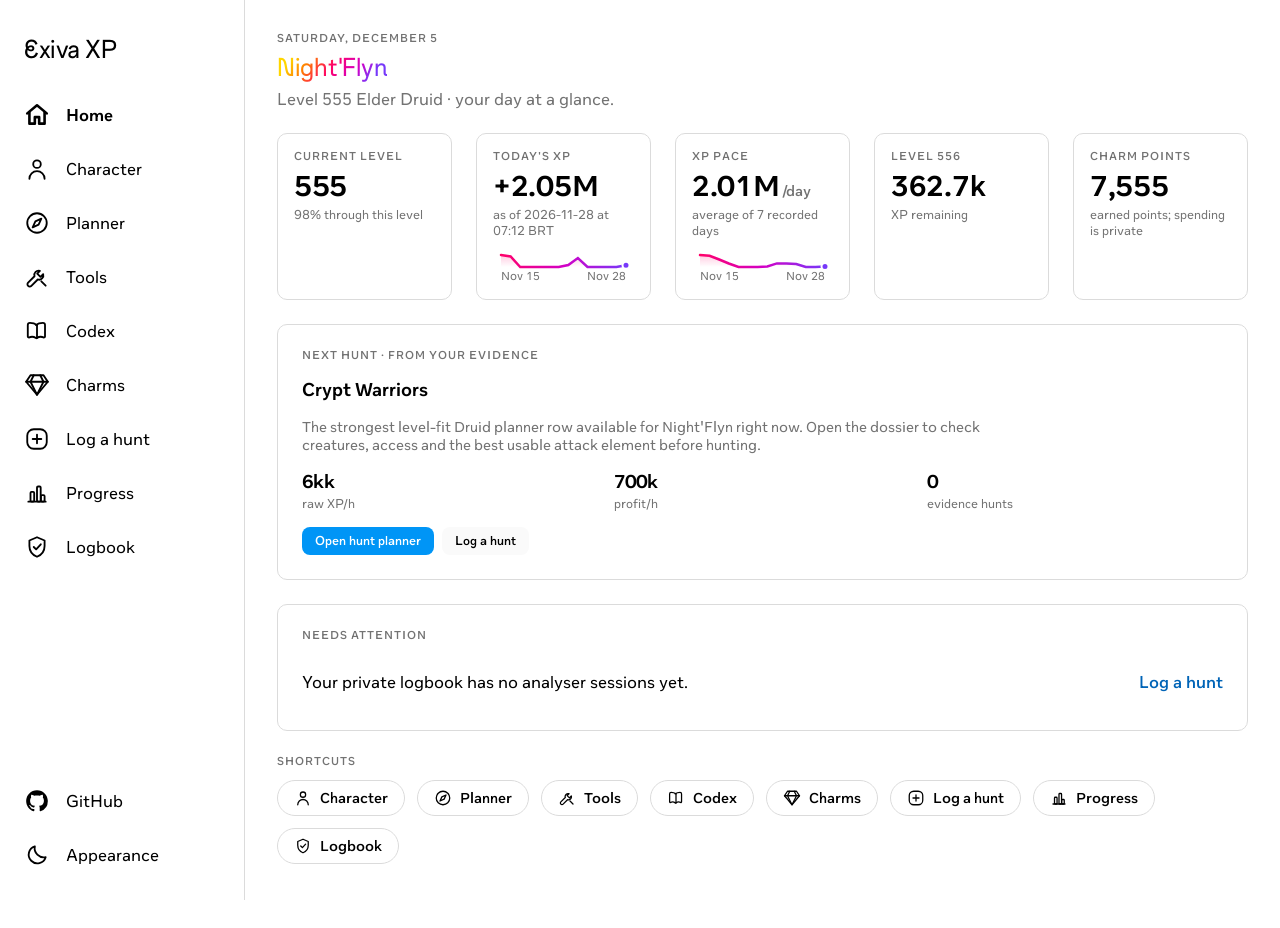
<file: index.html>
<!DOCTYPE html>
<html lang="en">
<head>
  <meta charset="UTF-8">
  <meta name="viewport" content="width=device-width, initial-scale=1.0, viewport-fit=cover">
  <meta name="description" content="Exiva XP — a private-first Tibia workspace for Night'Flyn's character dashboard, hunt planner, analyser log, tools, codex and progression analytics.">
  <title>Exiva XP</title>
  <link rel="icon" href="assets/img/mark.svg" type="image/svg+xml">
  <link rel="manifest" href="manifest.webmanifest">
  <link rel="apple-touch-icon" href="assets/img/icon-180.png">
  <meta name="theme-color" content="#ffffff" media="(prefers-color-scheme: light)">
  <meta name="theme-color" content="#0c1014" media="(prefers-color-scheme: dark)">
  <link rel="stylesheet" href="assets/css/base.css">
  <link rel="stylesheet" href="assets/css/pages.css">
</head>
<body>
  <button type="button" class="skip-link" data-skip-stage>Skip to content</button>
  <div class="shell">
    <aside id="rail" class="rail" aria-label="Sidebar"></aside>
    <main class="stage" id="main">
      <div class="stage-inner" id="stage">
        <noscript><p>Exiva XP needs JavaScript to render this page.</p></noscript>
        <div class="ghost ghost-head"></div>
        <div class="ghost ghost-body"></div>
      </div>
    </main>
  </div>
  <script type="module" src="assets/js/pages/home.js"></script>
</body>
</html>
</file>
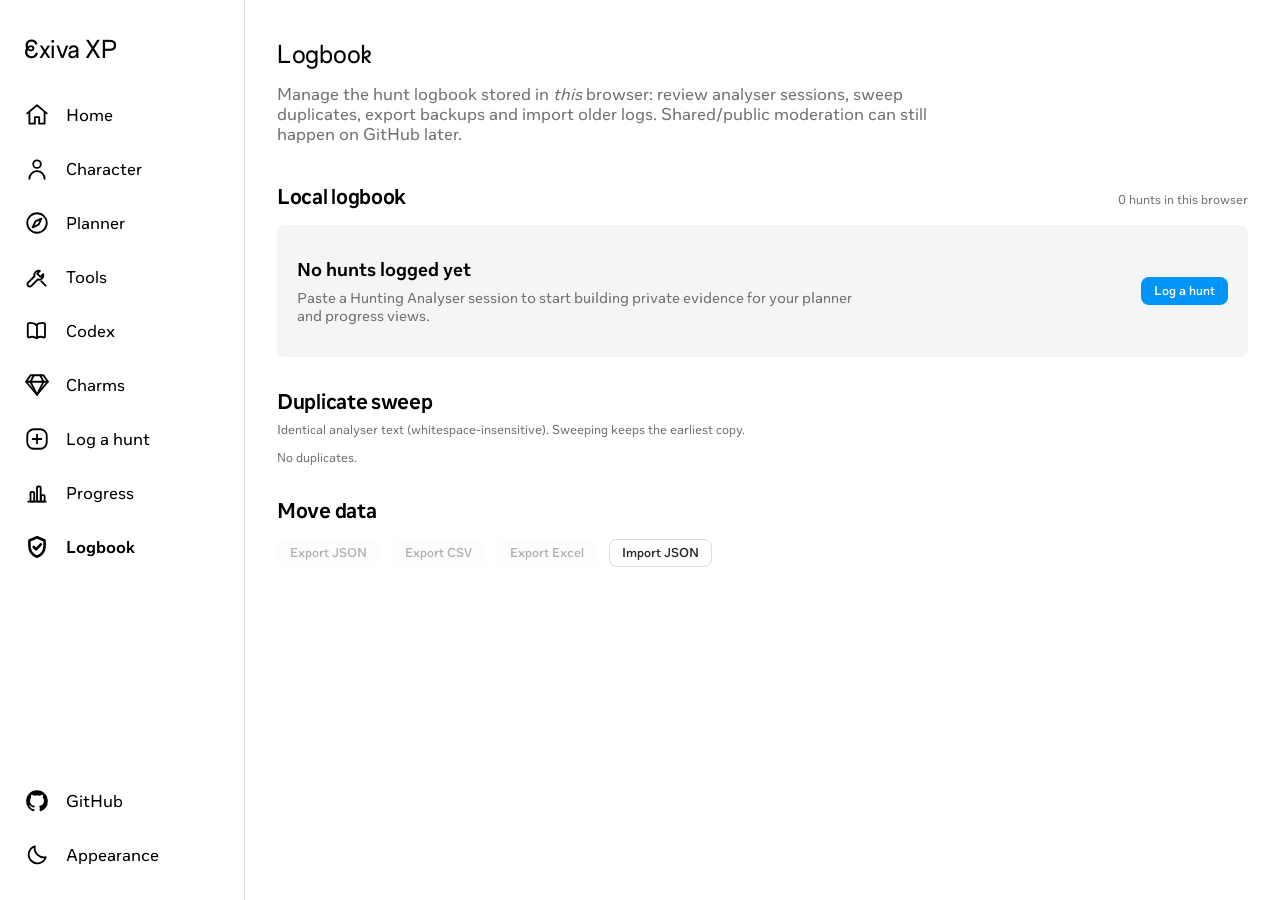
<file: admin.html>
<!DOCTYPE html>
<html lang="en">
<head>
  <meta charset="UTF-8">
  <meta name="viewport" content="width=device-width, initial-scale=1.0, viewport-fit=cover">
  <meta name="description" content="Manage Night'Flyn's local Exiva XP hunt logbook: review, deduplicate, import and export Hunting Analyser sessions.">
  <title>Logbook tools · Exiva XP</title>
  <link rel="icon" href="assets/img/mark.svg" type="image/svg+xml">
  <link rel="manifest" href="manifest.webmanifest">
  <link rel="apple-touch-icon" href="assets/img/icon-180.png">
  <meta name="theme-color" content="#ffffff" media="(prefers-color-scheme: light)">
  <meta name="theme-color" content="#0c1014" media="(prefers-color-scheme: dark)">
  <link rel="stylesheet" href="assets/css/base.css">
  <link rel="stylesheet" href="assets/css/pages.css">
</head>
<body>
  <button type="button" class="skip-link" data-skip-stage>Skip to content</button>
  <div class="shell">
    <aside id="rail" class="rail" aria-label="Sidebar"></aside>
    <main class="stage" id="main">
      <div class="stage-inner" id="stage">
        <noscript><p>Exiva XP needs JavaScript to render this page.</p></noscript>
        <div class="ghost ghost-head"></div>
        <div class="ghost ghost-body"></div>
      </div>
    </main>
  </div>
  <script type="module" src="assets/js/pages/admin.js"></script>
</body>
</html>
</file>
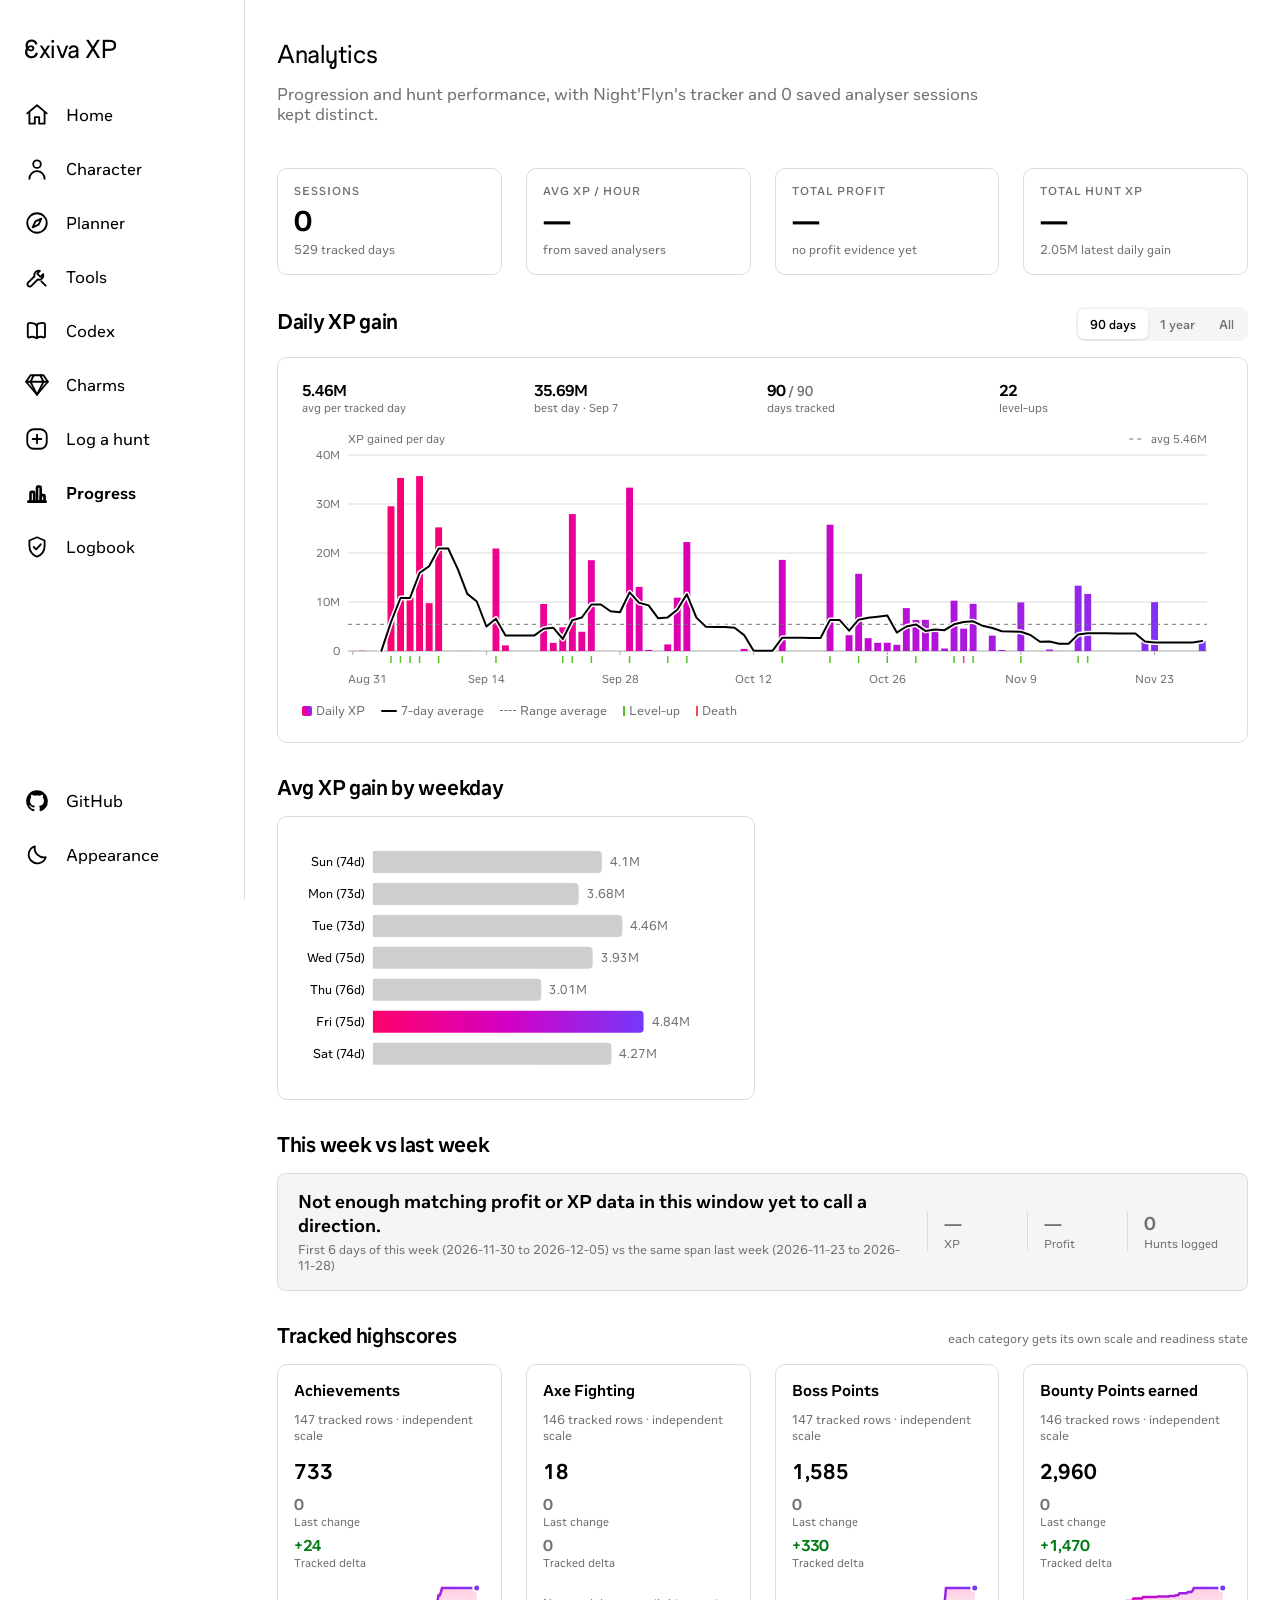
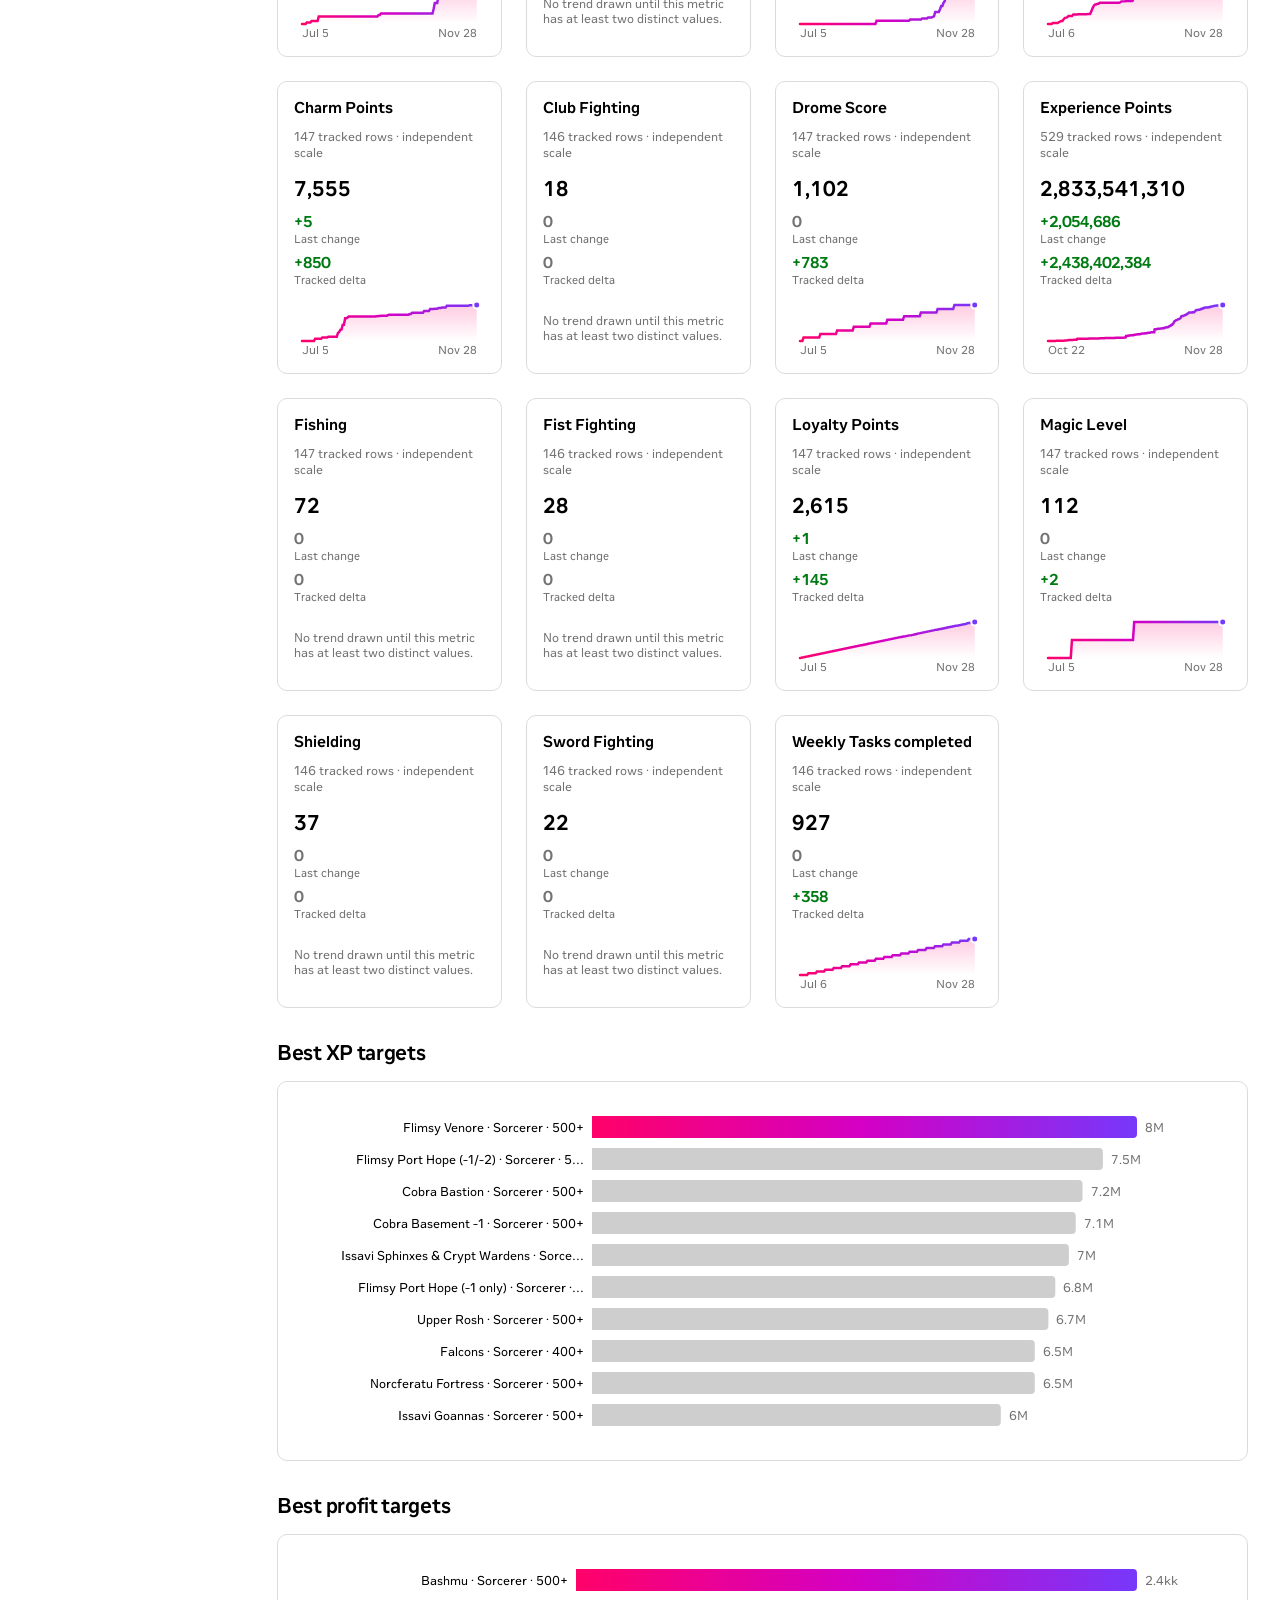
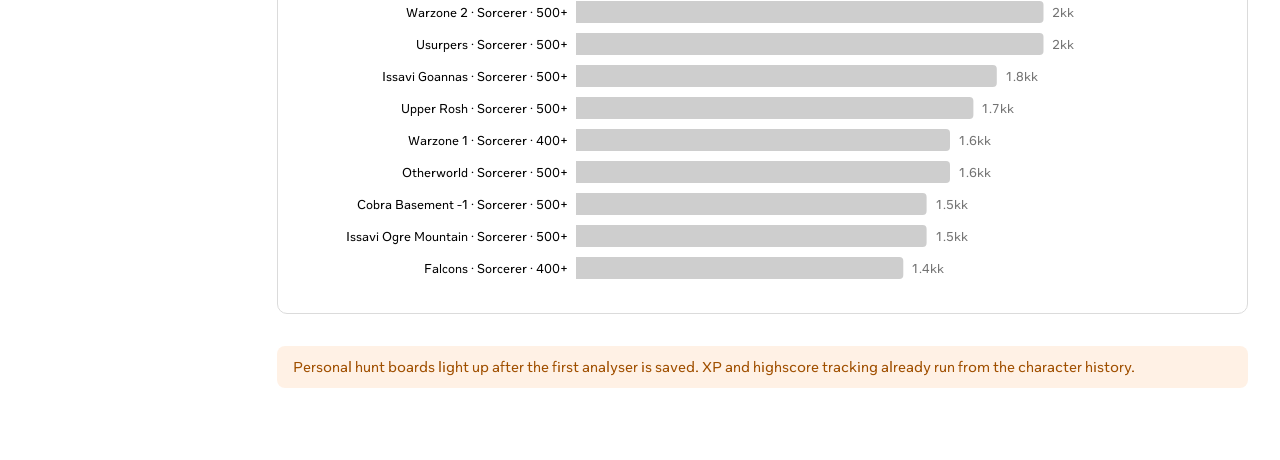
<file: analytics.html>
<!DOCTYPE html>
<html lang="en">
<head>
  <meta charset="UTF-8">
  <meta name="viewport" content="width=device-width, initial-scale=1.0, viewport-fit=cover">
  <meta name="description" content="Night'Flyn's Tibia performance analytics: XP history, highscore tracking, profit, session volume, killed creatures, loot and hunting trends.">
  <title>Progression analytics · Exiva XP</title>
  <link rel="icon" href="assets/img/mark.svg" type="image/svg+xml">
  <link rel="manifest" href="manifest.webmanifest">
  <link rel="apple-touch-icon" href="assets/img/icon-180.png">
  <meta name="theme-color" content="#ffffff" media="(prefers-color-scheme: light)">
  <meta name="theme-color" content="#0c1014" media="(prefers-color-scheme: dark)">
  <link rel="stylesheet" href="assets/css/base.css">
  <link rel="stylesheet" href="assets/css/pages.css">
</head>
<body>
  <button type="button" class="skip-link" data-skip-stage>Skip to content</button>
  <div class="shell">
    <aside id="rail" class="rail" aria-label="Sidebar"></aside>
    <main class="stage" id="main">
      <div class="stage-inner" id="stage">
        <noscript><p>Exiva XP needs JavaScript to render this page.</p></noscript>
        <div class="ghost ghost-head"></div>
        <div class="ghost ghost-body"></div>
      </div>
    </main>
  </div>
  <script type="module" src="assets/js/pages/analytics.js"></script>
</body>
</html>
</file>
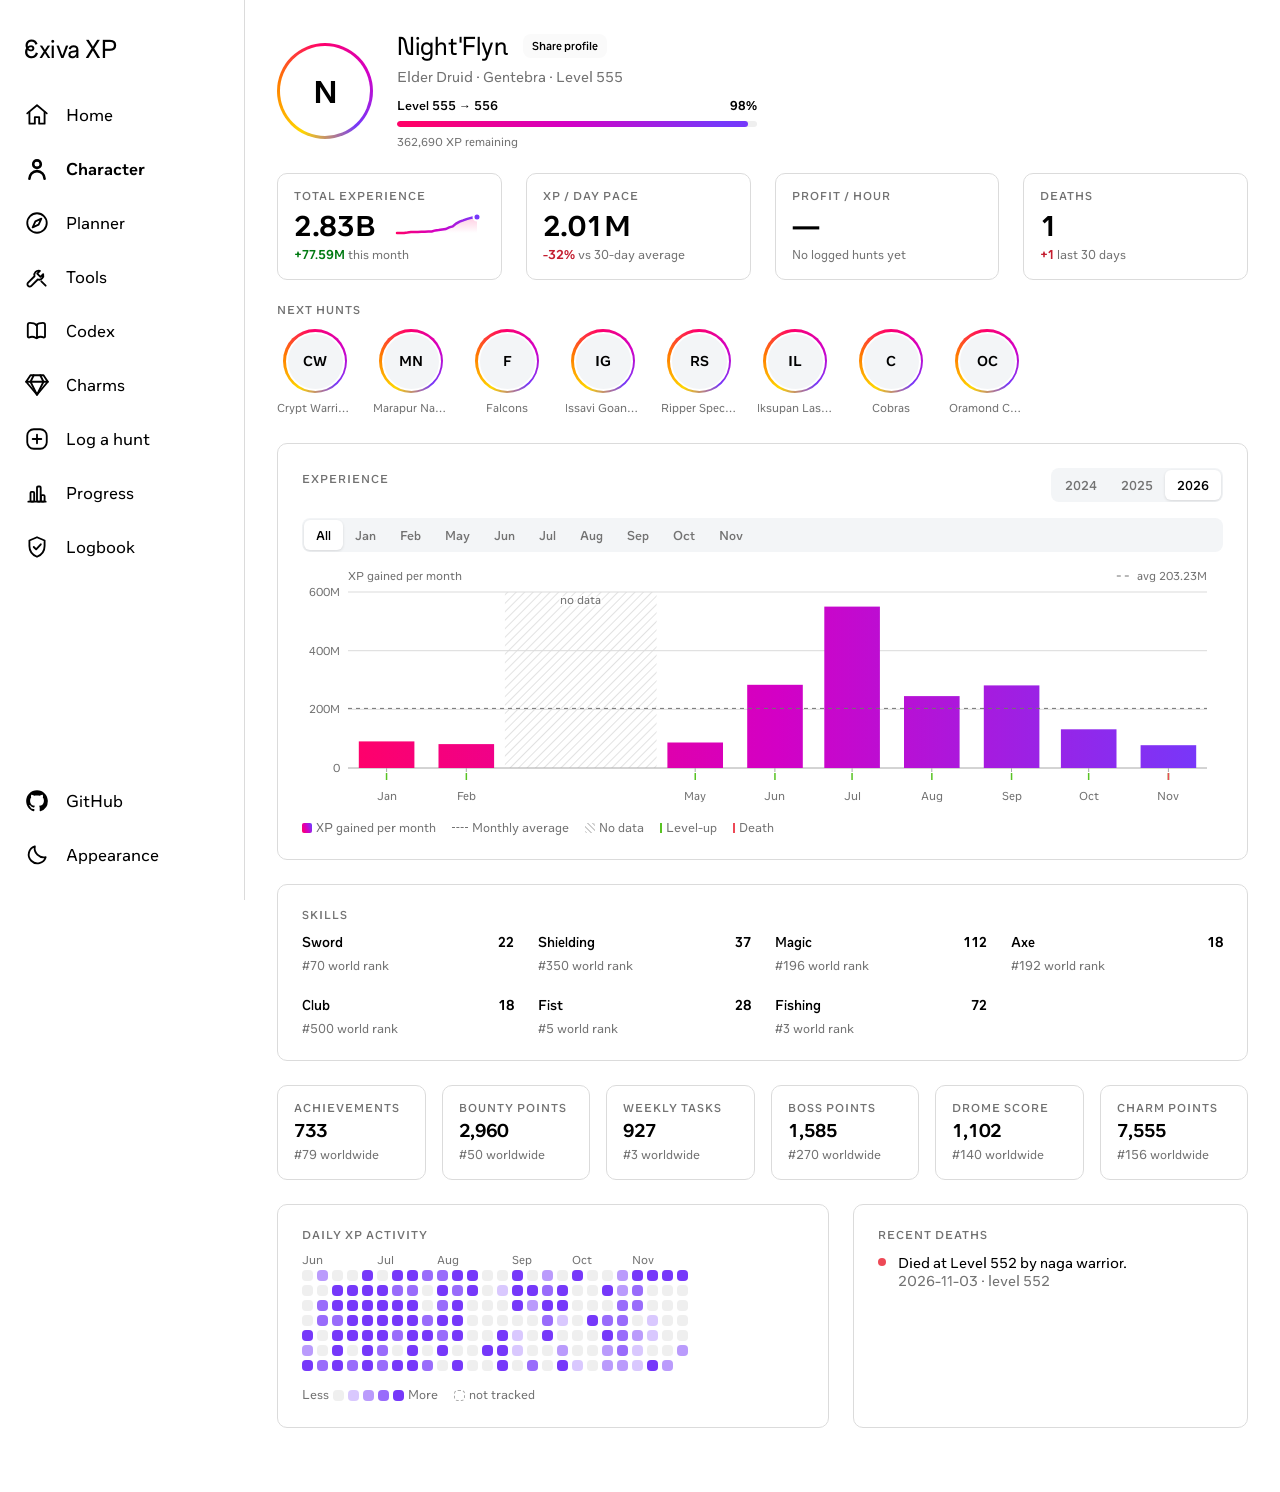
<file: character.html>
<!DOCTYPE html>
<html lang="en">
<head>
  <meta charset="UTF-8">
  <meta name="viewport" content="width=device-width, initial-scale=1.0, viewport-fit=cover">
  <meta name="description" content="Night'Flyn's Exiva XP character dashboard for Tibia progression, XP history, highscores, deaths, hunt shortcuts and personal log context.">
  <title>Character dashboard · Exiva XP</title>
  <link rel="icon" href="assets/img/mark.svg" type="image/svg+xml">
  <link rel="manifest" href="manifest.webmanifest">
  <link rel="apple-touch-icon" href="assets/img/icon-180.png">
  <meta name="theme-color" content="#ffffff" media="(prefers-color-scheme: light)">
  <meta name="theme-color" content="#0c1014" media="(prefers-color-scheme: dark)">
  <link rel="stylesheet" href="assets/css/base.css">
  <link rel="stylesheet" href="assets/css/pages.css">
</head>
<body>
  <button type="button" class="skip-link" data-skip-stage>Skip to content</button>
  <div class="shell">
    <aside id="rail" class="rail" aria-label="Sidebar"></aside>
    <main class="stage" id="main">
      <div class="stage-inner" id="stage">
        <noscript><p>Exiva XP needs JavaScript to render this page.</p></noscript>
        <div class="ghost ghost-head"></div>
        <div class="ghost ghost-body"></div>
      </div>
    </main>
  </div>
  <script type="module" src="assets/js/pages/character.js"></script>
</body>
</html>
</file>
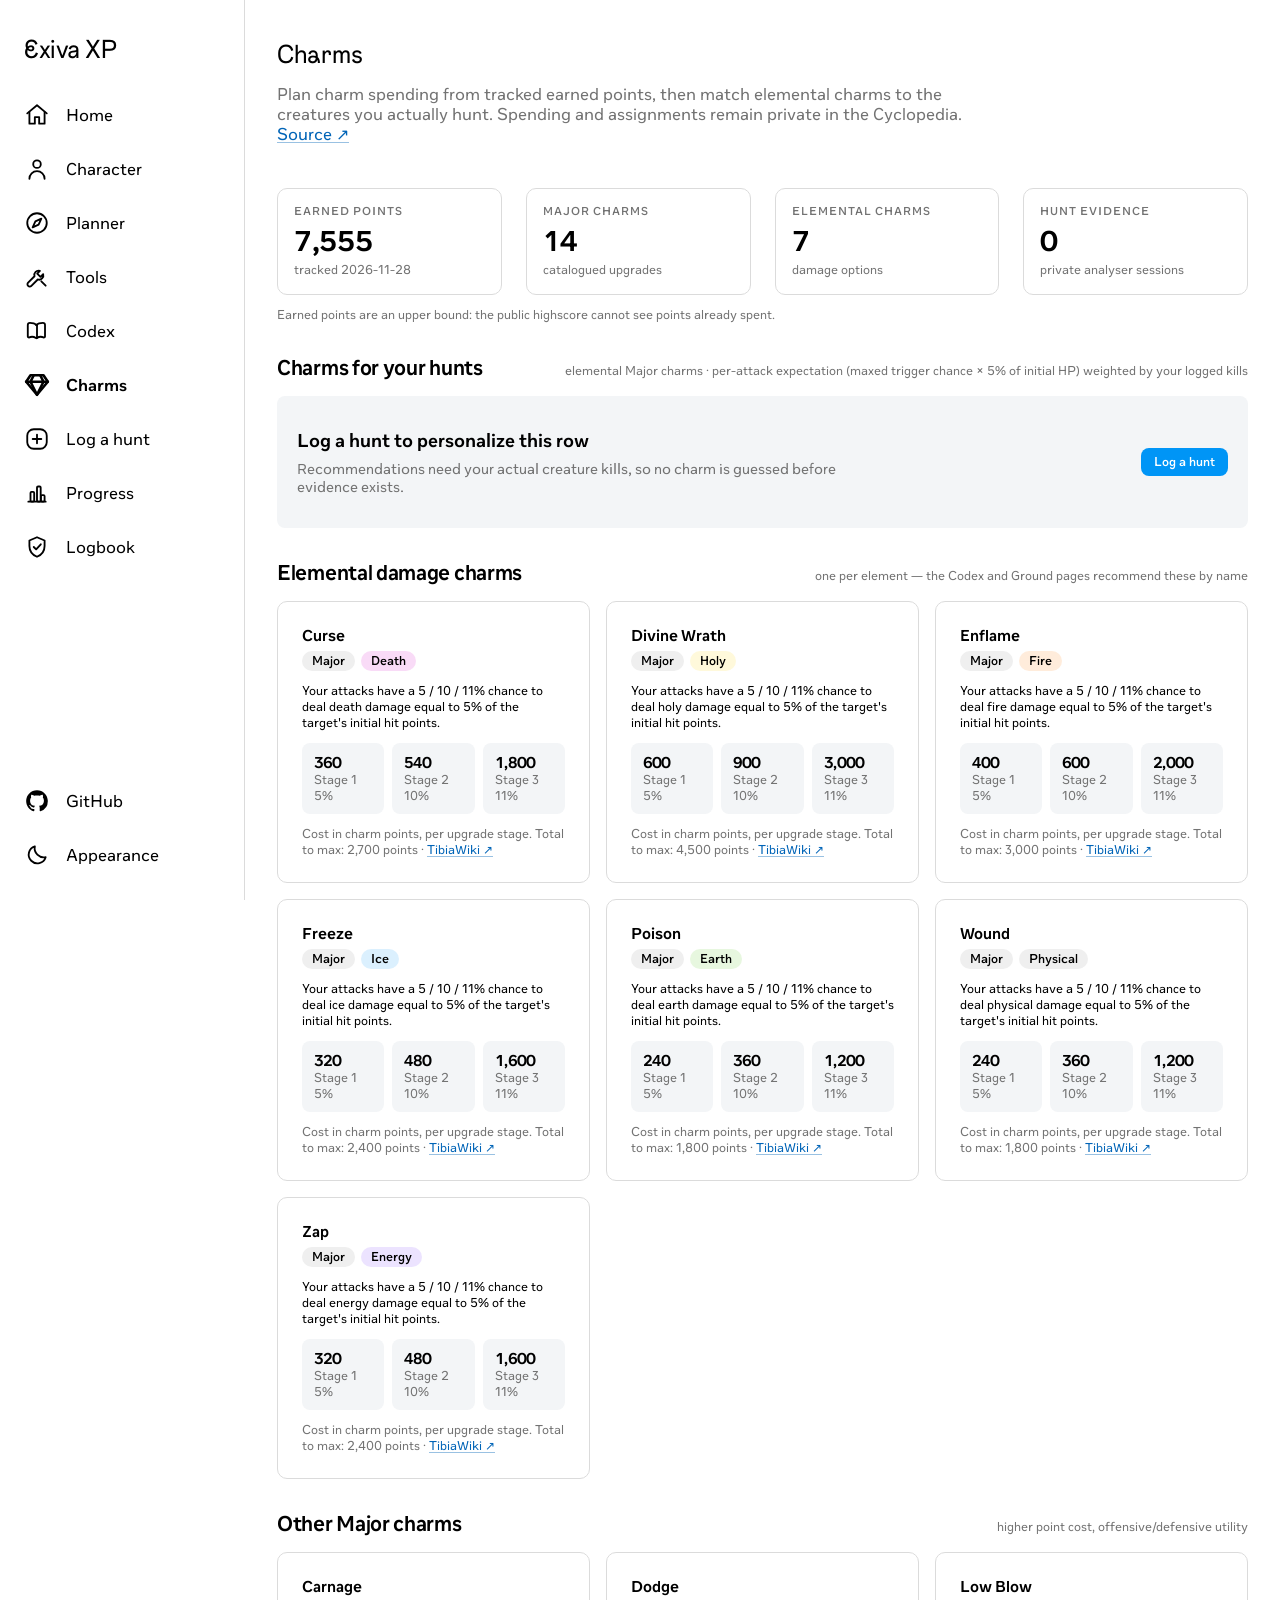
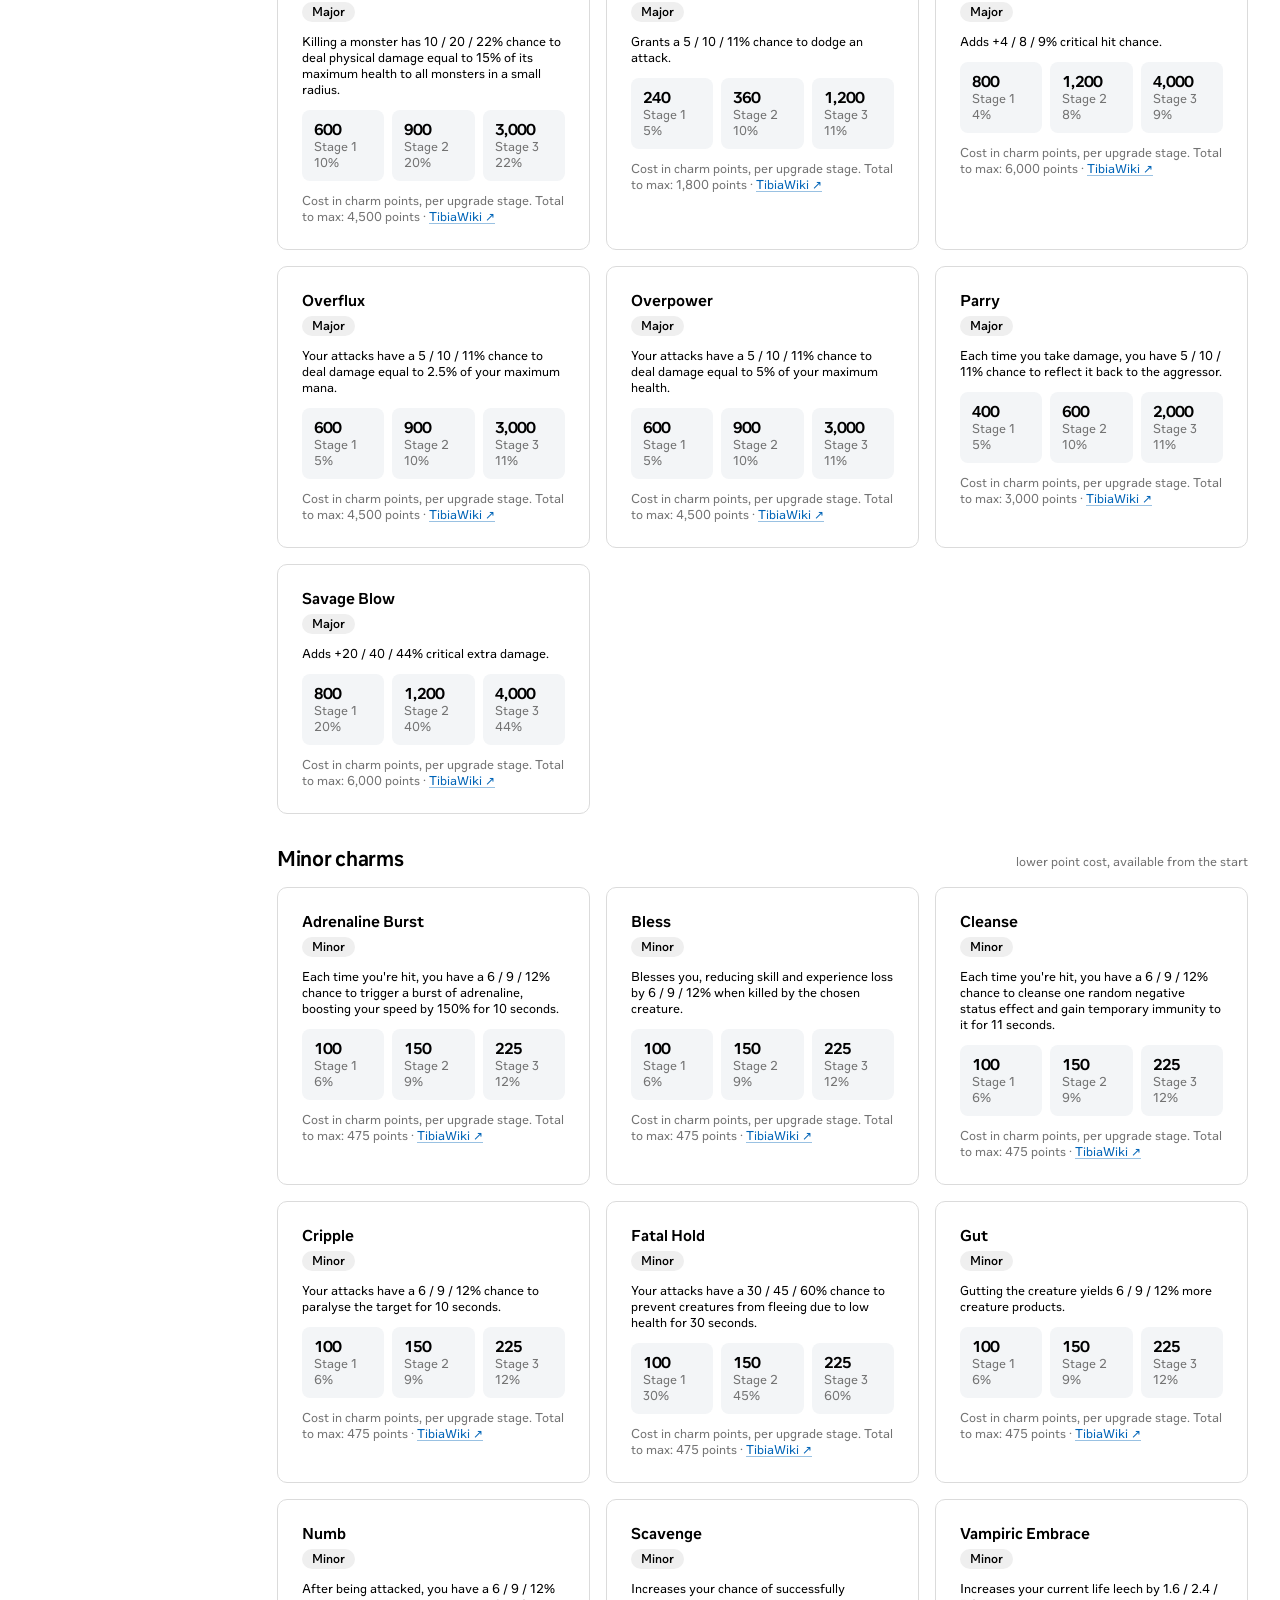
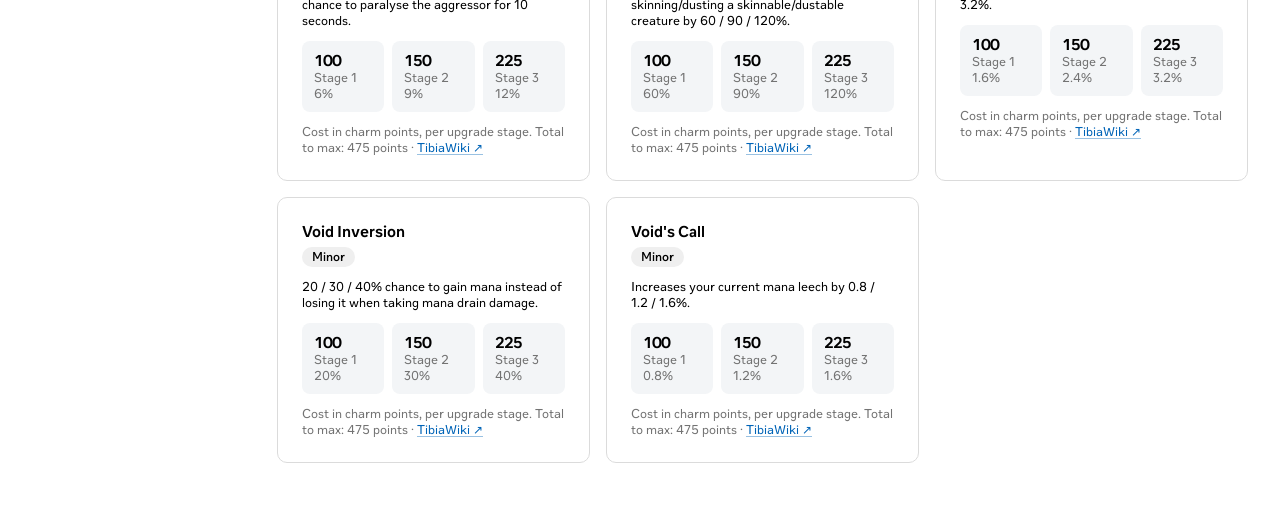
<file: charms.html>
<!DOCTYPE html>
<html lang="en">
<head>
  <meta charset="UTF-8">
  <meta name="viewport" content="width=device-width, initial-scale=1.0, viewport-fit=cover">
  <meta name="description" content="Exiva XP — the full Tibia Charm catalogue: Major and Minor charms, elemental damage charms, costs and effects.">
  <title>Charms · Exiva XP</title>
  <link rel="icon" href="assets/img/mark.svg" type="image/svg+xml">
  <link rel="manifest" href="manifest.webmanifest">
  <link rel="apple-touch-icon" href="assets/img/icon-180.png">
  <meta name="theme-color" content="#ffffff" media="(prefers-color-scheme: light)">
  <meta name="theme-color" content="#0c1014" media="(prefers-color-scheme: dark)">
  <link rel="stylesheet" href="assets/css/base.css">
  <link rel="stylesheet" href="assets/css/pages.css">
</head>
<body>
  <button type="button" class="skip-link" data-skip-stage>Skip to content</button>
  <div class="shell">
    <aside id="rail" class="rail" aria-label="Sidebar"></aside>
    <main class="stage" id="main">
      <div class="stage-inner" id="stage">
        <noscript><p>Exiva XP needs JavaScript to render this page.</p></noscript>
        <div class="ghost ghost-head"></div>
        <div class="ghost ghost-body"></div>
      </div>
    </main>
  </div>
  <script type="module" src="assets/js/pages/charms.js"></script>
</body>
</html>
</file>
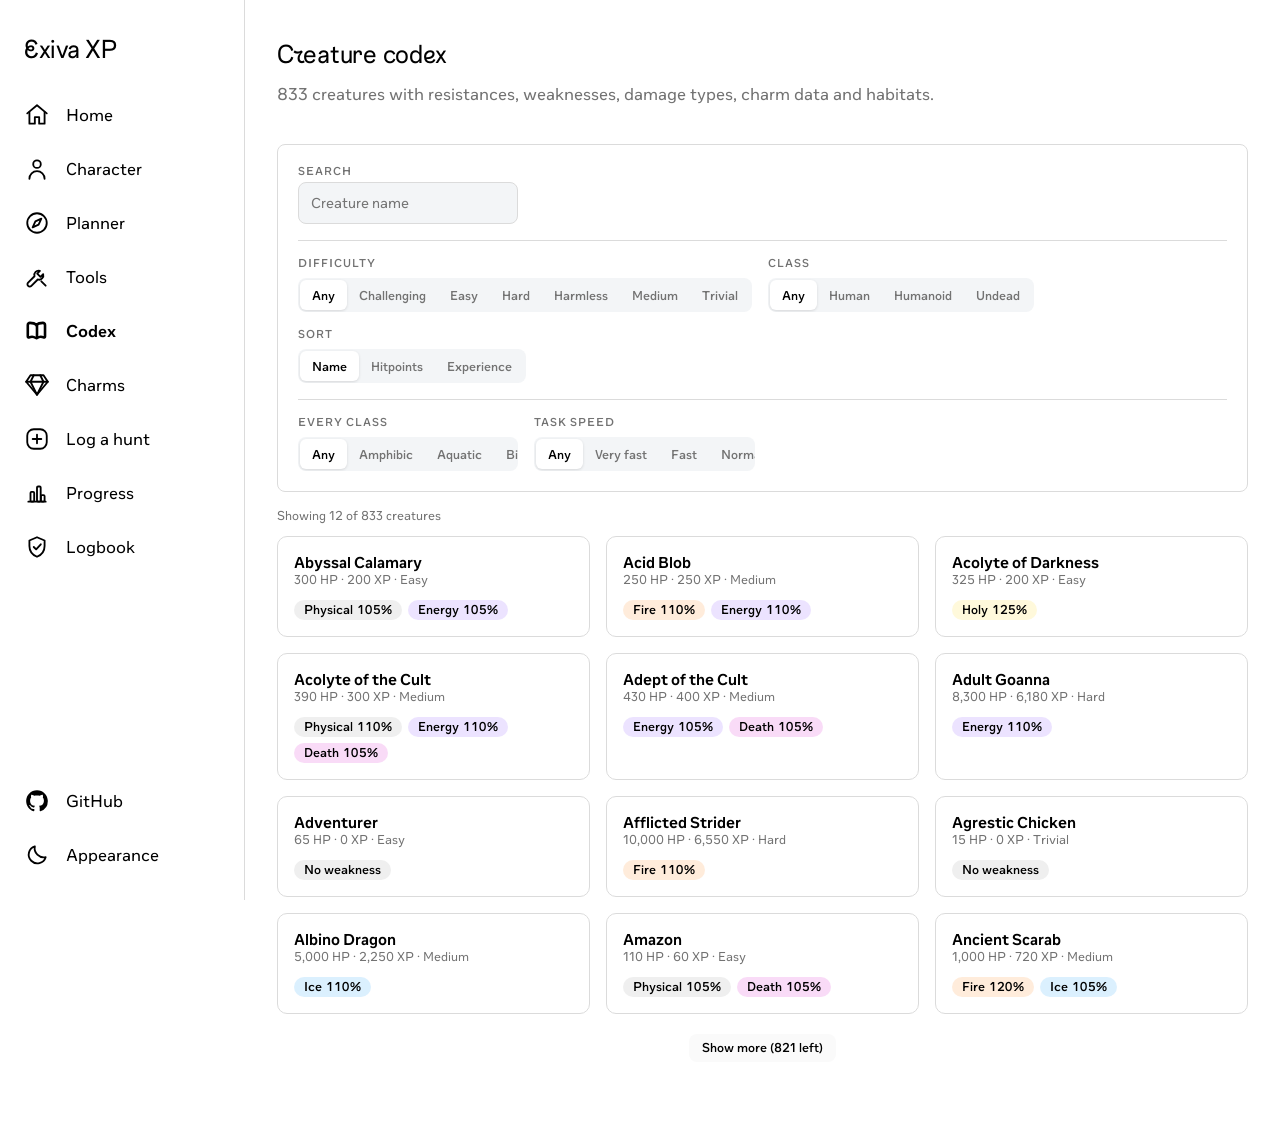
<file: creatures.html>
<!DOCTYPE html>
<html lang="en">
<head>
  <meta charset="UTF-8">
  <meta name="viewport" content="width=device-width, initial-scale=1.0, viewport-fit=cover">
  <meta name="description" content="Creature codex for Night'Flyn's Tibia decisions: stats, XP, charm points, elemental weaknesses, habitats and hunting strategy.">
  <title>Creature codex · Exiva XP</title>
  <link rel="icon" href="assets/img/mark.svg" type="image/svg+xml">
  <link rel="manifest" href="manifest.webmanifest">
  <link rel="apple-touch-icon" href="assets/img/icon-180.png">
  <meta name="theme-color" content="#ffffff" media="(prefers-color-scheme: light)">
  <meta name="theme-color" content="#0c1014" media="(prefers-color-scheme: dark)">
  <link rel="stylesheet" href="assets/css/base.css">
  <link rel="stylesheet" href="assets/css/pages.css">
</head>
<body>
  <button type="button" class="skip-link" data-skip-stage>Skip to content</button>
  <div class="shell">
    <aside id="rail" class="rail" aria-label="Sidebar"></aside>
    <main class="stage" id="main">
      <div class="stage-inner" id="stage">
        <noscript><p>Exiva XP needs JavaScript to render this page.</p></noscript>
        <div class="ghost ghost-head"></div>
        <div class="ghost ghost-body"></div>
      </div>
    </main>
  </div>
  <script type="module" src="assets/js/pages/creatures.js"></script>
</body>
</html>
</file>
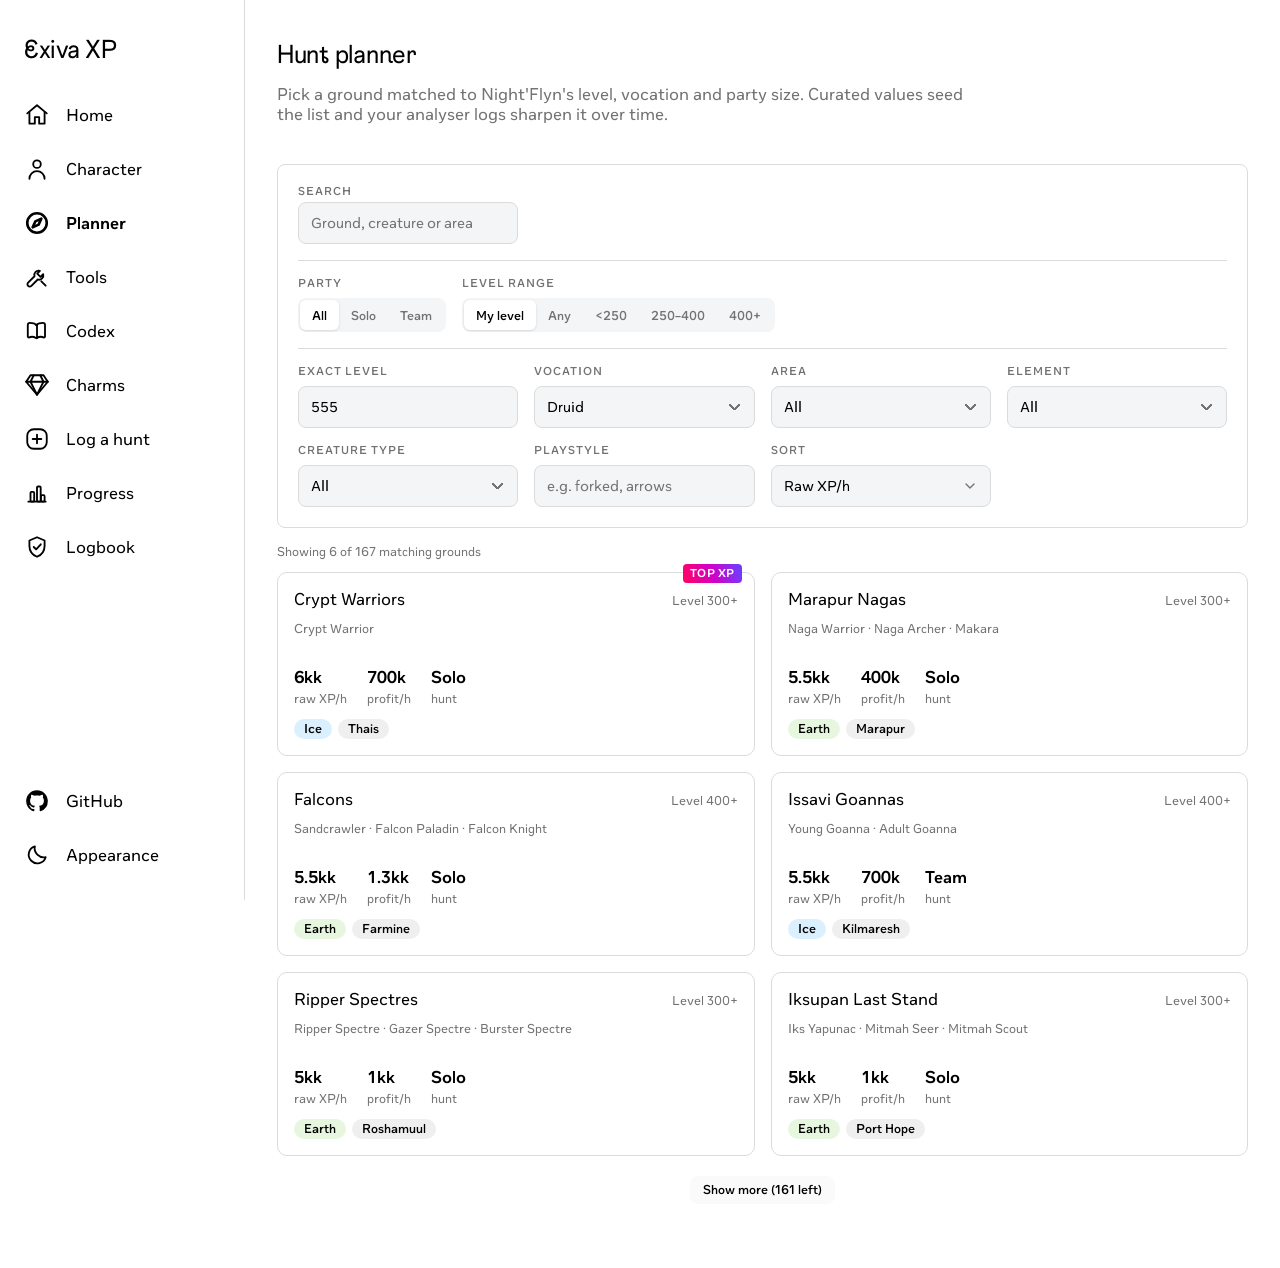
<file: grounds.html>
<!DOCTYPE html>
<html lang="en">
<head>
  <meta charset="UTF-8">
  <meta name="viewport" content="width=device-width, initial-scale=1.0, viewport-fit=cover">
  <meta name="description" content="Plan Night'Flyn's next Tibia hunt with level-fit grounds, XP, profit, creature overlap, elemental advice and personal hunt evidence.">
  <title>Hunt planner · Exiva XP</title>
  <link rel="icon" href="assets/img/mark.svg" type="image/svg+xml">
  <link rel="manifest" href="manifest.webmanifest">
  <link rel="apple-touch-icon" href="assets/img/icon-180.png">
  <meta name="theme-color" content="#ffffff" media="(prefers-color-scheme: light)">
  <meta name="theme-color" content="#0c1014" media="(prefers-color-scheme: dark)">
  <link rel="stylesheet" href="assets/css/base.css">
  <link rel="stylesheet" href="assets/css/pages.css">
</head>
<body>
  <button type="button" class="skip-link" data-skip-stage>Skip to content</button>
  <div class="shell">
    <aside id="rail" class="rail" aria-label="Sidebar"></aside>
    <main class="stage" id="main">
      <div class="stage-inner" id="stage">
        <noscript><p>Exiva XP needs JavaScript to render this page.</p></noscript>
        <div class="ghost ghost-head"></div>
        <div class="ghost ghost-body"></div>
      </div>
    </main>
  </div>
  <script type="module" src="assets/js/pages/grounds.js"></script>
</body>
</html>
</file>
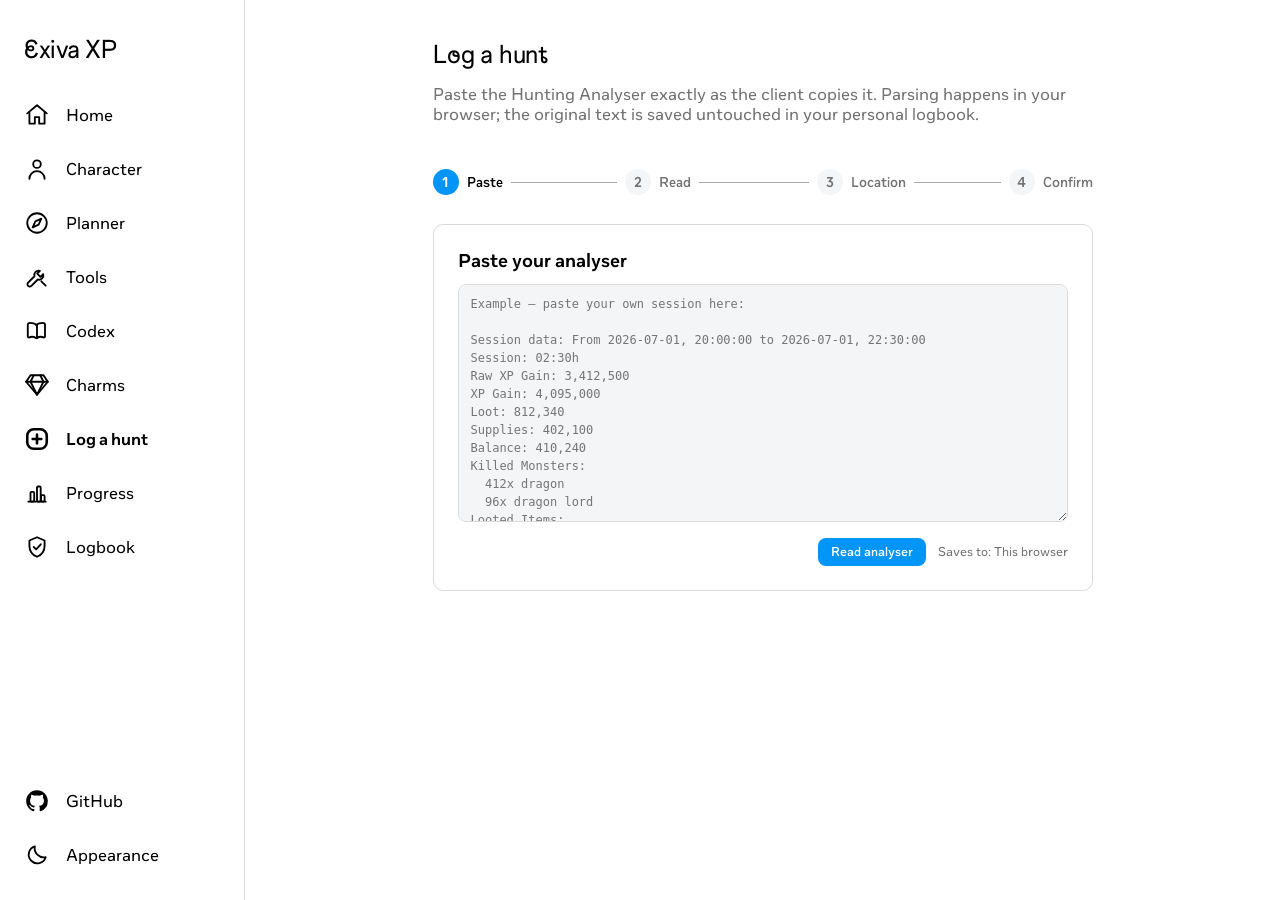
<file: submit.html>
<!DOCTYPE html>
<html lang="en">
<head>
  <meta charset="UTF-8">
  <meta name="viewport" content="width=device-width, initial-scale=1.0, viewport-fit=cover">
  <meta name="description" content="Paste and save Night'Flyn's Tibia Hunting Analyser sessions into a private logbook with XP, profit, kills, loot and elemental recommendations.">
  <title>Log a hunt · Exiva XP</title>
  <link rel="icon" href="assets/img/mark.svg" type="image/svg+xml">
  <link rel="manifest" href="manifest.webmanifest">
  <link rel="apple-touch-icon" href="assets/img/icon-180.png">
  <meta name="theme-color" content="#ffffff" media="(prefers-color-scheme: light)">
  <meta name="theme-color" content="#0c1014" media="(prefers-color-scheme: dark)">
  <link rel="stylesheet" href="assets/css/base.css">
  <link rel="stylesheet" href="assets/css/pages.css">
</head>
<body>
  <button type="button" class="skip-link" data-skip-stage>Skip to content</button>
  <div class="shell">
    <aside id="rail" class="rail" aria-label="Sidebar"></aside>
    <main class="stage" id="main">
      <div class="stage-inner" id="stage">
        <noscript><p>Exiva XP needs JavaScript to render this page.</p></noscript>
        <div class="ghost ghost-head"></div>
        <div class="ghost ghost-body"></div>
      </div>
    </main>
  </div>
  <script type="module" src="assets/js/pages/submit.js"></script>
</body>
</html>
</file>
<file: assets/css/base.css>
/*
 * Exiva XP — base layer: brand fonts, semantic tokens and the product app
 * shell (sidebar → icon rail → bottom tab bar). Token values come from the
 * Instagram Design System (nesleykent/instagram-design-system): light-first,
 * near-monochrome surfaces, one loud gradient, a single fixed action blue.
 */

/* ---------- brand typefaces ---------- */

@font-face {
  font-family: "Optimistic";
  src: url("../fonts/optimistic-vf.ttf") format("truetype");
  font-weight: 200 800;
  font-display: swap;
}
@font-face {
  font-family: "Instagram Sans Headline";
  src: url("../fonts/instagram-sans-headline.otf") format("opentype");
  font-weight: 400 800;
  font-display: swap;
}
@font-face {
  font-family: "Instagram Sans";
  src: url("../fonts/instagram-sans-regular.ttf") format("truetype");
  font-weight: 400;
  font-display: swap;
}
@font-face {
  font-family: "Instagram Sans";
  src: url("../fonts/instagram-sans-bold.ttf") format("truetype");
  font-weight: 700;
  font-display: swap;
}

/* ---------- tokens ---------- */

:root {
  /* brand gradient — the only saturated element */
  --grad-yellow: #FFD600;
  --grad-orange: #FF7A00;
  --grad-rose: #FF0169;
  --grad-magenta: #D300C5;
  --grad-purple: #7638FA;
  --grad-hero: linear-gradient(72.44deg, var(--grad-rose) 4.69%, var(--grad-magenta) 48.96%, var(--grad-purple) 92.19%);
  --grad-spectrum: linear-gradient(125deg, var(--grad-yellow) 15%, var(--grad-orange) 30%, var(--grad-rose), var(--grad-magenta) 70%, var(--grad-purple) 85%);
  --grad-story: conic-gradient(from 210deg, var(--grad-yellow), var(--grad-orange), var(--grad-rose), var(--grad-magenta), var(--grad-purple), var(--grad-yellow));

  /* RGB-triple twins of the --grad-* hex stops, for contexts that need
     rgb(var(--x)) composability (donut segments, chart legend swatches) —
     the categorical brand-hue set (AGENTS.md §5),
     for non-elemental categorical groupings (grounds, sources), never
     elemental data (--c-* stays reserved for that). */
  --brand-rose: 255, 1, 105;
  --brand-magenta: 211, 0, 197;
  --brand-purple: 118, 56, 250;
  --brand-orange: 255, 122, 0;
  --brand-yellow: 255, 214, 0;

  /* semantic surfaces — light default */
  --surface: 255, 255, 255;
  --surface-2: 243, 245, 247;
  --surface-raised: 255, 255, 255;
  --ink: 0, 0, 0;
  --ink-2: 115, 115, 115;
  --icon: 38, 38, 38;
  --wash: 239, 239, 239;
  /* the source's --ig-secondary-button (button fill) is a shade lighter than
     --ig-highlight-background/--wash in light mode (250 vs 239) though they
     collapse to the same value in dark (38); kept distinct so real buttons
     (.btn-secondary) don't borrow the badge/skeleton tone. */
  --surface-btn2: 250, 250, 250;
  --surface-btn2-hover: 219, 219, 219;
  --line: 219, 219, 219;
  /* the source's --ig-separator (list/section dividers, --line above) and
     --ig-stroke (visible borders on cards/buttons/inputs) share one value
     in light mode (219) but diverge sharply in dark (38 vs 85) — collapsing
     them into a single token made every control's border nearly invisible
     in dark mode. --stroke is --ig-stroke; keep --line for actual dividers. */
  --stroke: 219, 219, 219;
  --line-strong: 168, 168, 168;
  --overlay: 0, 0, 0;
  --overlay-a: .05;
  /* --ig-tertiary-button-border/-hover — distinct from --stroke/--wash: the
     source's tertiary button border is darker than its general --ig-stroke
     in dark mode (54 vs 85), and its hover wash doesn't match --wash exactly
     in light mode (245 vs 239) */
  --tertiary-border: 219, 219, 219;
  --tertiary-hover: 245, 245, 245;
  /* app extensions for surfaces that sit ON a raised panel: dark mode's
     --surface-2/--wash/--surface-raised are within 5 levels of each other,
     so a pressed segment (darker than its track) and empty meter/heatmap
     tracks vanished there. Light values equal the tones they replace. */
  --surface-selected: 255, 255, 255;
  --track: 239, 239, 239;
  /* status/link tones used as TEXT: the fixed --blue, --red, --green and
     warning orange fall below WCAG AA (4.5:1) as text on light surfaces and
     their own washes, so light mode darkens them; dark mode lifts blue and
     red for the raised surfaces. Fills, washes and icons keep the fixed tones. */
  --ink-info: 0, 100, 183;
  --ink-error: 196, 30, 48;
  --ink-success: 0, 122, 18;
  --ink-warning: 160, 80, 0;

  /* fixed semantics — never theme-swap, matching the source's --web-always-* */
  --blue: 0, 149, 246;
  --blue-press: 24, 119, 242;
  --red: 237, 73, 86;
  --green: 88, 195, 34;
  --white-fixed: 255, 255, 255;
  /* the source Badge's neutral fill: the primary-icon value, fixed in both appearances */
  --neutral-fixed: 38, 38, 38;

  /* element accents (data colour only) — aliased to the fixed/brand tokens
     above wherever the design system already reused that hue (fire=orange,
     energy=purple, ice=blue, holy=yellow, death=magenta, earth=green); only
     physical has no other home. Aliasing instead of repeating the literal
     stops the two systems from silently drifting apart if either is retuned. */
  --c-physical: 142, 142, 142;
  --c-earth: var(--green);
  --c-fire: var(--brand-orange);
  --c-energy: var(--brand-purple);
  --c-ice: var(--blue);
  --c-holy: var(--brand-yellow);
  --c-death: var(--brand-magenta);

  /* type */
  --f-ui: "Optimistic", Montserrat, -apple-system, BlinkMacSystemFont, "Segoe UI", Helvetica, Arial, "Noto Sans", sans-serif;
  --f-wordmark: "Instagram Sans Headline", "Instagram Sans", "Helvetica Neue", Helvetica, Arial, sans-serif;
  --f-display: "Instagram Sans", "Helvetica Neue", Helvetica, Arial, sans-serif;
  --f-mono: ui-monospace, SFMono-Regular, Menlo, Consolas, monospace;

  /* spacing / shape / elevation */
  --s1: 4px; --s2: 8px; --s3: 12px; --s4: 16px; --s5: 20px;
  --s6: 24px; --s8: 32px; --s10: 40px; --s12: 48px; --s16: 64px;
  --r-xs: 2px; --r-sm: 4px; --r-input: 8px; --r-md: 8px; --r-card: 10px; --r-lg: 12px; --r-xl: 16px;
  --r-pill: 1000px; --r-circle: 50%;
  /* the source defines one shadow value for all three contexts
     (--ig-shadow-card/-dropdown/-float all equal "0 0 10px rgba(0,0,0,.2)") —
     kept as three named tokens for call-site clarity, but identical */
  --shadow-card: 0 0 10px rgba(0,0,0,.2);
  --shadow-float: 0 0 10px rgba(0,0,0,.2);
  --shadow-dropdown: 0 0 10px rgba(0,0,0,.2);

  /* type scale — named after the source's paired system-N tokens */
  --fs-10: 10px; --fs-11: 11px; --fs-12: 12px; --fs-13: 13px; --fs-14: 14px;
  --fs-15: 15px; --fs-16: 16px; --fs-17: 17px; --fs-18: 18px; --fs-20: 20px;
  --fs-22: 22px; --fs-24: 24px; --fs-26: 26px; --fs-28: 28px; --fs-32: 32px;

  /* motion — curves match the source's --ig-ease-standard/--ig-ease-confident/--ig-ease-settle exactly */
  --e-standard: cubic-bezier(.33, 0, .67, 1);
  --e-confident: cubic-bezier(.7, 0, .3, 1);
  --e-settle: cubic-bezier(0, .61, .28, .92);
  --t-hover: 150ms;
  --t-reveal: 666ms; /* matches the source's --ig-duration-reveal */

  /* shell geometry */
  --rail: 245px;
  --rail-slim: 76px;
  --feed: 660px;
  --canvas: 1060px;
  --tap: 44px;

  color-scheme: light;
}

[data-appearance="dark"] {
  --surface: 12, 16, 20; /* the source's --ig-primary-background — not pure black */
  --surface-2: 37, 41, 46;
  --surface-raised: 33, 35, 40;
  --ink: 245, 245, 245;
  --ink-2: 168, 168, 168;
  --icon: 245, 245, 245;
  --wash: 38, 38, 38;
  --surface-btn2: 38, 38, 38;
  --surface-btn2-hover: 38, 38, 38;
  --line: 38, 38, 38;
  --stroke: 85, 85, 85;
  --line-strong: 85, 85, 85;
  --overlay: 255, 255, 255;
  --overlay-a: .1;
  --tertiary-border: 54, 54, 54;
  --tertiary-hover: 38, 38, 38;
  --surface-selected: 54, 54, 54;
  --track: 54, 54, 54;
  --ink-info: 64, 172, 255;
  --ink-error: 255, 105, 115;
  --ink-success: var(--green);
  --ink-warning: var(--brand-orange);
  color-scheme: dark;
}

@media (prefers-reduced-motion: reduce) {
  /* one iteration too: an infinite .01ms animation (the skeleton shimmer) cycled
     thousands of times a second and flickered instead of resting */
  *, *::before, *::after { transition-duration: .01ms !important; animation-duration: .01ms !important; animation-iteration-count: 1 !important; scroll-behavior: auto !important; }
}

/* ---------- resets ---------- */

* { box-sizing: border-box; }

/* The UA's own `[hidden] { display: none }` loses to any class that sets a
   display — `.filter-bar` is `display: flex`, so hiding it by attribute did
   nothing until this rule. Anything marked hidden is hidden, full stop. */
[hidden] { display: none !important; }

body {
  margin: 0;
  background: rgb(var(--surface));
  color: rgb(var(--ink));
  font-family: var(--f-ui);
  font-size: var(--fs-16);
  line-height: normal;
  -webkit-font-smoothing: antialiased;
}

a { color: inherit; text-decoration: none; }
/* links inside running text must read as links (WCAG 1.4.1): the reset above
   suits chrome, but a bare <a> in a sentence was indistinguishable from it */
:where(p, li) a:not([class]) { color: rgb(var(--ink-info)); text-decoration: underline; text-decoration-color: rgba(var(--ink-info), .4); text-underline-offset: 2px; }
:where(p, li) a:not([class]):hover { text-decoration-color: currentColor; }
button { font-family: inherit; }
h1, h2, h3, h4 { margin: 0; font-weight: 700; }
/* the UA's `bolder` turned a <b> inside 600-weight text (pills, the level
   progress row) into 900; bold is one weight */
b, strong { font-weight: 700; }
h1 { font-family: var(--f-wordmark); font-size: var(--fs-26); line-height: 28px; letter-spacing: -.26px; }

.visually-hidden { position: absolute; width: 1px; height: 1px; overflow: hidden; clip: rect(0 0 0 0); }
.skip-link { position: fixed; left: -9999px; min-height: var(--tap); z-index: 200; background: rgb(var(--surface-raised)); color: rgb(var(--ink)); padding: var(--s3) var(--s4); border: 0; border-radius: var(--r-md); box-shadow: var(--shadow-float); font: inherit; cursor: pointer; }
.skip-link:focus { left: var(--s3); top: var(--s3); }
:focus-visible { outline: 2px solid rgb(var(--blue)); outline-offset: 2px; }

/* ---------- app shell ---------- */

.shell { display: flex; min-height: 100vh; }

.rail {
  position: sticky; top: 0; align-self: flex-start;
  width: var(--rail); height: 100vh; flex-shrink: 0;
  display: flex; flex-direction: column;
  gap: var(--s1);
  padding: var(--s2) var(--s3) var(--s5);
  border-right: 1px solid rgb(var(--line));
  background: rgb(var(--surface));
  z-index: 50;
}

.wordmark {
  display: flex; align-items: center; gap: 10px;
  padding: var(--s6) var(--s3) var(--s5);
  font-family: var(--f-wordmark);
  font-weight: 700; font-size: var(--fs-26); line-height: normal; letter-spacing: -.5px;
  white-space: nowrap;
}
.wordmark svg { width: 30px; height: 30px; flex-shrink: 0; display: none; }

.rail-nav { display: flex; flex-direction: column; gap: var(--s1); flex: 1; }

.rail-item {
  display: flex; align-items: center; gap: var(--s4);
  padding: var(--s3); border: 0; border-radius: var(--r-md);
  background: transparent; color: rgb(var(--ink));
  font-size: var(--fs-16); line-height: normal; font-weight: 400;
  cursor: pointer; white-space: nowrap;
  transition: background var(--t-hover) var(--e-standard);
}
.rail-item:hover { background: rgba(var(--overlay), var(--overlay-a)); }
.rail-item[aria-current="page"] { font-weight: 700; }
/* the label that carries the bold is hidden on the icon rail and tab bar, so
   the current destination also gets the heavier icon stroke (the source tab
   bar marks its active tab by icon weight) */
.rail-item[aria-current="page"] svg { stroke-width: 2.4; }
.rail-item svg { width: 26px; height: 26px; flex-shrink: 0; }

.rail-foot { display: flex; flex-direction: column; gap: var(--s1); }

/* icon rail on narrow desktop */
@media (max-width: 1100px) {
  .rail { width: var(--rail-slim); align-items: center; padding: var(--s2) var(--s2) var(--s5); }
  /* labels leave the layout but stay the links' accessible names — with
     display:none the wordmark link had no name at all on the icon rail */
  .wordmark span, .rail-item span { position: absolute; width: 1px; height: 1px; overflow: hidden; clip: rect(0 0 0 0); white-space: nowrap; }
  .wordmark svg { display: block; }
  .wordmark { padding: var(--s6) 0 var(--s5); justify-content: center; }
  .rail-item { justify-content: center; width: 48px; }
}

/* bottom tab bar on mobile */
@media (max-width: 700px) {
  .shell { flex-direction: column; }
  .rail {
    position: fixed; top: auto; bottom: 0; left: 0; right: 0;
    width: 100%; height: calc(52px + env(safe-area-inset-bottom));
    flex-direction: row; align-items: center;
    justify-content: space-around; padding: 0 var(--s2) env(safe-area-inset-bottom);
    border-right: 0; border-top: 1px solid rgb(var(--line));
  }
  .wordmark { display: none; }
  .rail-nav { flex-direction: row; flex: 1; justify-content: space-around; gap: 0; }
  .rail-item { padding: var(--s2) 6px; width: auto; }
  .rail-nav .rail-item, .rail-foot .rail-item { min-width: var(--tap); min-height: var(--tap); }
  /* source IOSTabBar spec: icons render at 27px when the bar carries no labels */
  .rail-nav .rail-item svg { width: 27px; height: 27px; }
  /* GitHub + appearance are utilities, not destinations — a floating
     corner cluster keeps the bottom tab bar to the real nav targets. On
     pages whose first element is the full-bleed hero card (character.html),
     main.stage's own s8 (32px) top padding put the cluster's fixed 8px `top`
     above the card's top edge entirely — the pill visibly straddled the
     card boundary, half sat on plain background, half overlapping the card.
     Match the stage's own top padding instead of a flat s2 so the cluster
     always starts safely inside whatever's at the top of the page. */
  .rail-foot {
    position: fixed; top: calc(var(--s8) + var(--s2) + env(safe-area-inset-top)); right: var(--s2); z-index: 60;
    flex-direction: row; gap: 2px; padding: 2px;
    background: rgba(var(--surface), .92);
    backdrop-filter: blur(20px); -webkit-backdrop-filter: blur(20px);
    border: 1px solid rgb(var(--stroke)); border-radius: var(--r-pill);
  }
  .rail-foot .rail-item { padding: var(--s2); }
  /* the tab bar carries only the five daily-loop destinations; the rest
     stay in the desktop sidebar and on the home workspace grid */
  .rail-nav .rail-desktop-only { display: none; }
}

main.stage {
  flex: 1; min-width: 0;
  padding: var(--s8) var(--s8) var(--s16);
}
/* phone gutters are HIG's 16pt layout margin — the desktop s8 left ~263px of
   content inside a padded panel at 375. The top stays s8: the floating
   utility cluster's `top` is measured from it. */
@media (max-width: 700px) {
  main.stage { padding: var(--s8) var(--s4) calc(72px + env(safe-area-inset-bottom)); }
}
.stage-inner { max-width: var(--canvas); margin: 0 auto; animation: page-settle var(--t-reveal) var(--e-settle) both; }
.stage-inner.narrow { max-width: var(--feed); }

@keyframes page-settle { from { opacity: 0; transform: scale(.96); } to { opacity: 1; transform: scale(1); } }

/* ---------- primitives ----------
 * Button — three-tier action control (primary/secondary/tertiary), plus an
 * app-specific "destructive" tier using the system's own error colour.
 * Radius is 6px at every size — sizes vary padding/font only, never shape.
 */

.btn {
  display: inline-flex; align-items: center; justify-content: center; gap: var(--s2);
  min-height: 28px; padding: 5px var(--s3);
  border: 1px solid transparent; border-radius: var(--r-input);
  font-size: var(--fs-12); line-height: 16px; font-weight: 600; letter-spacing: normal; cursor: pointer;
  transition: background var(--t-hover) var(--e-standard);
}
.btn-primary { background: rgb(var(--blue)); color: rgb(var(--white-fixed)); }
.btn-primary:not([disabled]):hover { background: rgb(var(--blue-press)); }
.btn-secondary { background: rgb(var(--surface-btn2)); color: rgb(var(--ink)); }
.btn-secondary:not([disabled]):hover { background: rgb(var(--surface-btn2-hover)); }
/* solid elevated fill (--ig-tertiary-button-background), not transparent —
   on the page background (not inside a panel) transparent let the raw page
   colour show through instead of reading as a raised button; --icon matches
   --ig-tertiary-button-text exactly in both appearances (38/light, 245/dark) */
.btn-tertiary { background: rgb(var(--surface-raised)); color: rgb(var(--icon)); border: 1px solid rgb(var(--tertiary-border)); }
.btn-tertiary:not([disabled]):hover { background: rgb(var(--tertiary-hover)); }
.btn-destructive { background: rgb(var(--red)); color: rgb(var(--white-fixed)); }
.btn-destructive:not([disabled]):hover { filter: brightness(.92); }
/* one pressed state for every tier; hover never recolours a disabled button */
.btn:not([disabled]):active { opacity: .7; }
.btn[disabled] { opacity: .3; cursor: default; }
/* size tiers vary height, padding and type only — never shape */
.btn-sm { min-height: 24px; padding: var(--s1) var(--s2); font-size: var(--fs-11); line-height: 13px; }
.btn-lg { min-height: var(--tap); padding: var(--s3) var(--s5); font-size: var(--fs-14); line-height: 18px; }

/* Utility card — the standalone design uses the quiet separator tone around
   filled surfaces, while the stronger stroke is reserved for controls. Keep
   the contract's 6px utility radius and hover-only elevation at list density. */
.panel {
  background: rgb(var(--surface-raised));
  border: 1px solid rgb(var(--line));
  border-radius: var(--r-card);
}
.panel-pad { padding: var(--s6); }
@media (max-width: 700px) { .panel-pad { padding: var(--s4); } }

.eyebrow {
  font-size: var(--fs-11); line-height: 13px; font-weight: 600;
  letter-spacing: 1px; text-transform: uppercase;
  color: rgb(var(--ink-2));
}

.dim { color: rgb(var(--ink-2)); }
.fine { font-size: var(--fs-12); line-height: 16px; }
.num { font-variant-numeric: tabular-nums; }

/* the sort-menu button shares the field chrome so a menu reads as a field */
input[type="text"], input[type="search"], input[type="number"], select, textarea, .sort-menu-btn {
  font-family: var(--f-ui); font-size: var(--fs-14);
  color: rgb(var(--ink));
  background: rgb(var(--surface-2));
  border: 1px solid rgb(var(--stroke)); border-radius: var(--r-input);
  padding: 10px var(--s3); min-height: 36px; /* 10px: established cozy half-step, matches .fact/table cells/toast */
  line-height: 20px; /* one box height for inputs, selects and the sort button (they measured 41/42/40px) */
}
/* selects draw the same thin chevron as the sort menu instead of the OS
   arrow; two gradient strokes keep it on the --ink-2 token in both themes */
select {
  appearance: none; -webkit-appearance: none;
  padding-right: 36px;
  background-image:
    linear-gradient(45deg, transparent calc(50% - 1px), rgb(var(--ink-2)) calc(50% - 1px), rgb(var(--ink-2)) calc(50% + 1px), transparent calc(50% + 1px)),
    linear-gradient(-45deg, transparent calc(50% - 1px), rgb(var(--ink-2)) calc(50% - 1px), rgb(var(--ink-2)) calc(50% + 1px), transparent calc(50% + 1px));
  background-size: 6px 6px;
  background-position: right 19px center, right 14px center;
  background-repeat: no-repeat;
  cursor: pointer;
}
/* a field the controller marked invalid */
:is(input, select, textarea)[aria-invalid="true"] { border-color: rgb(var(--red)); }
textarea { width: 100%; font-family: var(--f-mono); font-size: var(--fs-12); line-height: 1.5; resize: vertical; }

label.lbl { display: grid; gap: var(--s1); }
/* every filter field shares one width so a row of controls lines up evenly;
   lbl-wide/lbl-narrow are the only sanctioned exceptions (free text search,
   short numeric inputs) — never set width via inline style on a .lbl field. */
label.lbl > input, label.lbl > select { min-width: 160px; width: 100%; box-sizing: border-box; }
label.lbl.lbl-wide > input { min-width: 220px; }
label.lbl.lbl-narrow > input { min-width: 96px; width: 96px; }
label.lbl > .sort-menu { min-width: 160px; width: 100%; box-sizing: border-box; }

/* Sort control — Apple HIG's menu pattern for a small mutually-exclusive
   option set: a button that opens an anchored list with a checkmark on the
   current choice, dismissed on pick or outside click. Replaces a native
   <select>, which read as an OS-chrome control next to the rest of this
   custom-styled system. */
.sort-menu { position: relative; }
.sort-menu-btn {
  display: flex; align-items: center; justify-content: space-between; gap: var(--s2);
  width: 100%; text-align: left; cursor: pointer;
}
.sort-menu-btn:hover { background: rgba(var(--overlay), calc(var(--overlay-a) * 2)); }
.sort-menu-btn[aria-expanded="true"] { border-color: rgb(var(--line-strong)); }
.sort-menu-btn .value { overflow: hidden; text-overflow: ellipsis; white-space: nowrap; }
.sort-menu-btn .chevron { width: 16px; height: 16px; flex-shrink: 0; color: rgb(var(--ink-2)); transition: transform var(--t-hover) var(--e-standard); }
.sort-menu-btn[aria-expanded="true"] .chevron { transform: rotate(180deg); }
.sort-menu-list {
  position: absolute; top: calc(100% + var(--s1)); left: 0; right: 0; z-index: 20;
  padding: 6px; margin: 0;
  background: rgb(var(--surface-raised)); border: 1px solid rgb(var(--stroke));
  /* --shadow-dropdown: the anchored-menu role (same value as the other shadow tokens) */
  border-radius: var(--r-lg); box-shadow: var(--shadow-dropdown);
}
.sort-menu-item {
  display: flex; align-items: center; gap: 10px; width: 100%;
  padding: 10px; border: 0; border-radius: var(--r-input);
  background: transparent; color: rgb(var(--ink)); font-family: var(--f-ui); font-size: var(--fs-14); text-align: left; cursor: pointer;
}
.sort-menu-item:hover, .sort-menu-item:focus-visible { background: rgba(var(--overlay), var(--overlay-a)); }
/* keyboard focus keeps the ring (drawn inside, the list clips nothing) so it
   stays distinct from pointer hover */
.sort-menu-item:focus-visible { outline-offset: -2px; }
.sort-menu-item .check { width: 16px; height: 16px; flex-shrink: 0; color: rgb(var(--blue)); visibility: hidden; }
.sort-menu-item[aria-checked="true"] .check { visibility: visible; }

/* Compact desktop controls expand to the iOS minimum target on touch-sized
   layouts. This changes hit area, not hierarchy: labels, padding and type
   remain the same, while every shared form/action primitive becomes reliably
   reachable on the 375pt iPhone 8 baseline. */
@media (max-width: 700px) {
  .btn { min-width: var(--tap); }
  .btn,
  input[type="text"], input[type="search"], input[type="number"], select, textarea,
  .sort-menu-btn, .sort-menu-item { min-height: var(--tap); }
  /* iOS Safari zooms the page into any field under 16px on focus and leaves
     it zoomed; the Log a hunt paste box (12px) zoomed to ~133% */
  input[type="text"], input[type="search"], input[type="number"], select, textarea,
  .sort-menu-btn { font-size: var(--fs-16); }
}

/* gradient text — whole-word treatment only */
.grad-text {
  background: var(--grad-spectrum);
  -webkit-background-clip: text; background-clip: text;
  -webkit-text-fill-color: transparent; color: transparent;
}

/* Initials avatar ring for grounds, creatures and compact hunt links. */
.ring {
  display: inline-grid; place-items: center;
  width: 64px; height: 64px; border-radius: var(--r-circle);
  background: var(--grad-story);
  flex-shrink: 0; box-sizing: border-box;
}
.ring > .ring-core {
  display: grid; place-items: center;
  width: 56px; height: 56px; border-radius: var(--r-circle);
  background: rgb(var(--surface));
  font-weight: 700; font-size: var(--fs-18);
}
.ring.ring-quiet { background: rgb(var(--line)); }

.toast {
  position: fixed; left: 50%; bottom: var(--s6); transform: translateX(-50%);
  background: rgb(var(--ink)); color: rgb(var(--surface));
  padding: 10px var(--s5); border-radius: var(--r-md);
  font-size: var(--fs-14); z-index: 120; box-shadow: var(--shadow-float);
  animation: toast-rise .35s var(--e-settle);
}
@keyframes toast-rise { from { opacity: 0; transform: translate(-50%, 10px); } }

/* @media print rules do not reliably fire in the pipeline behind iOS
   Safari's Share ▸ Print export. Keep essential state visible in the normal
   render instead of relying on print-only substitutions. */
</file>
<file: assets/css/pages.css>
/* Exiva XP — page components layered on the shell primitives. */

/* ---------- home ---------- */

.home-dashboard-head { display: grid; gap: var(--s2); }
.home-dashboard-head h1 { width: fit-content; }
.home-dashboard-head p { margin: 0; color: rgb(var(--ink-2)); }
.home-metric-grid, .metric-row { display: grid; grid-template-columns: repeat(auto-fit, minmax(150px, 1fr)); gap: var(--s6); margin-top: var(--s6); }
/* below the full sidebar a KPI row can't hold 4-5 cards, and auto-fit left a
   single card stranded (Home 3+2 / 4+1, four-card rows 3+1): two per row,
   and an odd last card takes the whole row instead of half of it */
@media (max-width: 1000px) {
  .home-metric-grid, .metric-row { grid-template-columns: repeat(2, minmax(0, 1fr)); }
  :is(.home-metric-grid, .metric-row) > :last-child:nth-child(odd) { grid-column: 1 / -1; }
}

/* KPI card — shell.js metric(), the one card every page's headline numbers
   use: eyebrow label, value, optional .fine.dim detail line and sparkline.
   Chrome (surface/border/radius) comes from .panel. */
.metric { display: flex; flex-direction: column; gap: var(--s2); min-width: 0; padding: var(--s4); }
.metric > b, .metric-value-row > b { font-size: var(--fs-28); font-weight: 700; line-height: 1; letter-spacing: -.3px; white-space: nowrap; }
.metric b em { margin-left: 2px; color: rgb(var(--ink-2)); font-size: var(--fs-14); font-style: normal; font-weight: 600; }
/* compact tier (Character's point-stat cards); doubled class so it outranks
   the ≤700px .metric step below */
.metric.metric-sm { gap: var(--s1); padding: var(--s4); }
.metric.metric-sm > b { font-size: var(--fs-18); line-height: 24px; letter-spacing: normal; }
.home-next-hunt, .home-attention { display: flex; flex-direction: column; gap: var(--s4); margin-top: var(--s6); padding: var(--s6); }
.home-card-kicker { display: flex; align-items: center; justify-content: space-between; gap: var(--s4); }
.home-next-hunt > p { margin: 0; }
.home-next-hunt h3 { font-size: var(--fs-18); line-height: 24px; }
.home-next-hunt > p { max-width: 70ch; font-size: var(--fs-14); line-height: 18px; }
.home-hunt-stats { display: grid; grid-template-columns: repeat(3, minmax(0, 1fr)); gap: var(--s4); }
.home-hunt-stats span { display: grid; gap: 2px; }
.home-hunt-stats b { font-size: var(--fs-18); line-height: 24px; }
.home-hunt-stats small { color: rgb(var(--ink-2)); font-size: var(--fs-12); }
.home-card-actions { display: flex; gap: var(--s2); flex-wrap: wrap; }
.home-attention-list { display: grid; }
.home-attention-list > div { display: flex; align-items: center; justify-content: space-between; gap: var(--s4); min-height: 48px; border-top: 1px solid rgb(var(--line)); }
.home-attention-list > div:first-child { border-top: 0; }
.home-attention-list a { color: rgb(var(--ink-info)); font-weight: 600; white-space: nowrap; }
.home-attention-list a:hover { text-decoration: underline; }
.home-shortcuts-section { display: grid; gap: var(--s3); margin-top: var(--s6); }
.home-shortcuts { display: flex; flex-wrap: wrap; gap: var(--s3); }
.home-shortcuts a { display: inline-flex; align-items: center; gap: var(--s2); min-height: 36px; padding: var(--s2) var(--s4); border: 1px solid rgb(var(--line)); border-radius: var(--r-pill); font-size: var(--fs-14); font-weight: 600; }
.home-shortcuts a:hover { background: rgba(var(--overlay), var(--overlay-a)); }
.home-shortcuts svg { width: 18px; height: 18px; }

/* ---------- explore grid + filter bar ---------- */

/* Deliberately NOT sticky, at any width. On Planner and Codex this bar
   carries eight or nine fields and stands 346-362px tall — 43-45% of an
   800px viewport — so pinning it parked a wall of filters over the results
   and clipped the top of every row that scrolled under it, titles included.
   iOS Safari had its own version of the same failure: `position: sticky`
   plus `backdrop-filter` left a stretched "ghost" copy of the bar behind
   mid-scroll, overlapping the content below. Neither is worth
   adjust-filters-while-browsing on a bar this tall — it sits at the top of
   the page and the filters are one scroll away. A short bar (Tools' single
   Tier picker) loses nothing either. */
.filter-bar {
  display: flex; flex-wrap: wrap; gap: var(--s2) var(--s3); align-items: flex-start;
  margin: var(--s5) 0 var(--s4); padding: var(--s5);
  background: rgb(var(--surface-raised));
  border: 1px solid rgb(var(--line)); border-radius: var(--r-input);
}

.segmented { display: inline-flex; max-width: 100%; padding: 2px; overflow-x: auto; background: rgb(var(--surface-2)); border-radius: var(--r-input); scrollbar-width: none; }
.segmented::-webkit-scrollbar { display: none; }
.segmented button { min-height: 30px; padding: 0 var(--s3); border: 0; border-radius: calc(var(--r-input) - 2px); background: transparent; color: rgb(var(--ink-2)); font: inherit; font-size: var(--fs-12); font-weight: 600; white-space: nowrap; cursor: pointer; }
/* --shadow was referenced here but never defined anywhere in the codebase —
   rgba(var(--shadow), .12) silently resolved to an invalid, ignored value,
   so the pressed segment's shadow never actually rendered */
.segmented button:not([aria-pressed="true"]):hover { color: rgb(var(--ink)); }
/* controls inside overflow scrollers (.segmented, the admin rule strip, the
   next-hunts tray) draw their focus ring inside — the default 2px offset was
   clipped away by the scroller */
.segmented button:focus-visible, .admin-rule-filter:focus-visible, .next-hunts-item:focus-visible { outline-offset: -2px; }
.segmented button[aria-pressed="true"] { background: rgb(var(--surface-selected)); color: rgb(var(--ink)); box-shadow: 0 1px 3px rgba(0, 0, 0, .12); }
.filter-compact { display: grid; gap: var(--s4); }
.filter-compact-head { display: flex; align-items: end; justify-content: space-between; gap: var(--s4); }
.filter-compact-groups { display: flex; align-items: end; flex-wrap: wrap; gap: var(--s4); padding-top: var(--s4); border-top: 1px solid rgb(var(--line)); }
.filter-segment { display: grid; gap: var(--s2); min-width: 0; }
.advanced-filters { display: grid; grid-template-columns: repeat(4, minmax(0, 1fr)); gap: var(--s4); padding-top: var(--s4); border-top: 1px solid rgb(var(--line)); }
.advanced-filters .filter-segment { min-width: 0; }
.advanced-filters .filter-segment .segmented { width: 100%; }
.advanced-filters .lbl { min-width: 0; gap: var(--s2); }
.advanced-filters .lbl > input, .advanced-filters .lbl > select, .advanced-filters .lbl > .sort-menu { min-width: 0; width: 100%; }

@media (max-width: 1000px) {
  .advanced-filters { grid-template-columns: repeat(2, minmax(0, 1fr)); }
}
.tile-rank { position: absolute; top: -9px; right: var(--s3); }
.planner-card { position: relative; display: grid; gap: var(--s3); }
.planner-card-head { display: flex; align-items: baseline; justify-content: space-between; gap: var(--s3); }
.planner-card-creatures { min-height: 34px; }

@media (max-width: 700px) {
  /* Reserve room beside the floating GitHub/appearance cluster (.rail-foot,
     ~50px tall) only for the lines that sit next to it: a float on block
     page heads, the first rows of Home's grid head. Reserving the whole
     header squeezed every lede into a ~210px column. (The Character hero
     needs none: its ring, not its text, sits beside the cluster.) */
  .page-head::before { content: ''; float: right; width: calc(var(--tap) * 2 + var(--s4)); height: calc(var(--tap) + var(--s2)); }
  .home-dashboard-head > :not(:last-child) { padding-right: calc(var(--tap) * 2 + var(--s4)); }
  /* Stacked and tighter here; the bar is already static and opaque for every
     width (see the base rule above for why it isn't sticky anywhere). */
  .filter-bar {
    flex-direction: column; align-items: stretch; gap: var(--s2); margin: var(--s4) 0; padding: var(--s3);
  }
  .filter-compact-head { align-items: stretch; flex-direction: column; }
  .advanced-filters { grid-template-columns: minmax(0, 1fr); }
}

.count-line { margin: 0 0 var(--s3); }

.tiles { display: grid; grid-template-columns: repeat(auto-fill, minmax(280px, 1fr)); gap: var(--s4); }
.codex-grid { grid-template-columns: repeat(auto-fill, minmax(240px, 1fr)); }
.planner-grid { grid-template-columns: repeat(2, minmax(0, 1fr)); }
.tile { display: flex; flex-direction: column; gap: var(--s3); padding: var(--s4); transition: box-shadow var(--t-hover) var(--e-standard); }
.tile:hover { box-shadow: var(--shadow-card); }
.tile-top { display: flex; align-items: center; gap: var(--s3); }
.tile-top .ring { width: 48px; height: 48px; }
.tile-top .ring > .ring-core { width: 41px; height: 41px; font-size: var(--fs-15); }
.tile-top .name { font-weight: 700; font-size: var(--fs-15); line-height: 19px; }
.tile-stats { display: flex; gap: var(--s5); }
.tile-stats .stat b { display: block; font-size: var(--fs-16); }
.tile-tags { display: flex; flex-wrap: wrap; gap: 6px; }
.name + .tile-tags { margin-top: 6px; }

/* Badge — the source Badge component verbatim (the "LIVE" pattern): solid
   tone fill, white 11px/700 uppercase, 4px radius. Reserved for genuine
   STATUS indicators only: basis (Curated/Logged/Blended), admin's
   rules-check (Faulted/Flagged/Clean), evidence provenance. The neutral
   fill (--neutral-fixed) and the tone fills never theme-swap. */
.badge {
  display: inline-flex; align-items: center; gap: var(--s1);
  padding: 3px 7px; border-radius: var(--r-sm);
  font-size: var(--fs-11); line-height: 13px; font-weight: 700;
  letter-spacing: .5px; text-transform: uppercase;
  color: rgb(var(--white-fixed)); background: rgb(var(--neutral-fixed));
  white-space: nowrap;
}
.badge-success { background: rgb(var(--green)); }
.badge-info { background: rgb(var(--blue)); }
.badge-error { background: rgb(var(--red)); }
/* the source Badge has no caution tone — the brand gradient's orange stop
   is the sanctioned extension (AGENTS.md §5); never the --c-fire data token */
.badge-warning { background: rgb(var(--brand-orange)); }
/* third gradient-as-data-colour exception (see AGENTS.md §5, matching the
   reference mockup): the single top-ranked item in a list, never a status */
.badge-highlight { background: var(--grad-hero); }

/* Pill — Exiva's quiet data/label chip (not a source component): soft wash
   fill, ink text. Categorical metadata (vocations, family/tier/rarity,
   loot, habitats) and the element readouts (pillEl) live here — solid
   uppercase badges on every label would out-shout the content. The source's
   Tag is NOT this either: that's the interactive filter chip from the brand
   type-tester, and this app currently has no such control. */
.pill {
  display: inline-flex; align-items: center; gap: var(--s1);
  padding: 2px 10px; border-radius: var(--r-pill);
  font-size: var(--fs-12); line-height: 16px; font-weight: 600;
  background: rgb(var(--wash)); color: rgb(var(--ink));
  white-space: nowrap;
}
/* element pills carry their element as a tone, exactly like the semantic
   tones below tint theirs: a soft wash of the element colour. Text stays
   ink for contrast (holy yellow and ice blue are unreadable as text
   colours in light mode). No dot — the source Badge has no such part. */
.pill[class*="el-"] { background: rgba(var(--el), .14); }
/* semantic tones, not colour names — matches the source Badge component's
   tone system (a fixed vocabulary of meanings, not literal hues) */
.pill-info { background: rgba(var(--blue), .12); color: rgb(var(--ink-info)); }
/* a pill that navigates (Codex habitats → ground) carries a link cue the
   same-looking static labels don't */
a.pill { text-decoration: underline; text-decoration-color: rgba(var(--ink-info), .4); text-underline-offset: 2px; }
a.pill:hover { background: rgba(var(--blue), .2); text-decoration-color: currentColor; }
.pill-success { background: rgba(var(--green), .14); color: rgb(var(--ink-success)); }
.pill-error { background: rgba(var(--red), .12); color: rgb(var(--ink-error)); }
.pill-warning { background: rgba(var(--brand-orange), .14); color: rgb(var(--ink-warning)); }

.el-physical { --el: var(--c-physical); }
.el-earth { --el: var(--c-earth); }
.el-fire { --el: var(--c-fire); }
.el-energy { --el: var(--c-energy); }
.el-ice { --el: var(--c-ice); }
.el-holy { --el: var(--c-holy); }
.el-death { --el: var(--c-death); }

/* creature artwork (official Tibia library GIFs) */
.critter {
  width: 48px; height: 48px; object-fit: contain;
  image-rendering: pixelated; flex-shrink: 0;
}
.critter-lg { width: 84px; height: 84px; }
.critter-sm { width: 28px; height: 28px; }
.imb-icon {
  width: 32px; height: 32px; object-fit: contain;
  image-rendering: pixelated; flex-shrink: 0;
}
.imb-icon-sm { width: 20px; height: 20px; }
.art-disc {
  display: grid; place-items: center; flex-shrink: 0;
  background: rgb(var(--surface-2)); border-radius: var(--r-lg);
}
.tile-top .art-disc { width: 56px; height: 56px; }
.masthead .art-disc { width: 108px; height: 108px; }

/* trust meter (confidence) */
.trust { display: inline-flex; align-items: center; gap: 6px; font-size: var(--fs-12); color: rgb(var(--ink-2)); }
.trust .seg { display: inline-flex; gap: 2px; }
.trust .seg i { width: 10px; height: 4px; border-radius: var(--r-xs); background: rgb(var(--track)); }
.trust .seg i.on { background: rgb(var(--green)); }

/* ---------- data table ---------- */

/* scroll shadows: an edge darkens only on the side with more columns to
   reach (the `local` covers hide each shadow once scrolled to that end) */
.sheet {
  overflow-x: auto;
  background:
    linear-gradient(to right, rgb(var(--surface-raised)) 40%, rgba(var(--surface-raised), 0)) left / 32px 100% no-repeat local,
    linear-gradient(to left, rgb(var(--surface-raised)) 40%, rgba(var(--surface-raised), 0)) right / 32px 100% no-repeat local,
    linear-gradient(to right, rgba(var(--ink), .12), rgba(var(--ink), 0)) left / 12px 100% no-repeat scroll,
    linear-gradient(to left, rgba(var(--ink), .12), rgba(var(--ink), 0)) right / 12px 100% no-repeat scroll,
    rgb(var(--surface-raised));
}
table.grid { width: 100%; border-collapse: collapse; font-size: var(--fs-14); }
table.grid th, table.grid td { padding: 10px var(--s4); text-align: left; white-space: nowrap; } /* 10px: established cozy half-step, matches .fact/.tool-kpis/inputs */
table.grid th {
  font-size: var(--fs-11); letter-spacing: 1px; text-transform: uppercase; font-weight: 600;
  color: rgb(var(--ink-2)); border-bottom: 1px solid rgb(var(--line));
  position: sticky; top: 0;
  background: rgb(var(--surface-raised));
}
table.grid th.on { color: rgb(var(--ink)); }
table.grid td { border-bottom: 1px solid rgb(var(--line)); }
table.grid tr:last-child td { border-bottom: 0; }
table.grid tbody tr:hover, table.grid tr.is-current { background: rgba(var(--overlay), var(--overlay-a)); }
table.grid .num { text-align: right; }
table.grid a { color: rgb(var(--ink-info)); font-weight: 600; }
table.grid a:hover { text-decoration: underline; }
.sheet + .count-line { margin-top: var(--s2); }
.admin-transfer-actions { display: flex; flex-wrap: wrap; gap: var(--s3); }
.admin-undo { display: flex; align-items: center; justify-content: space-between; gap: var(--s3); margin-bottom: var(--s3); }
.admin-rule-filters { display: flex; gap: var(--s5); overflow-x: auto; margin-bottom: var(--s4); border-bottom: 1px solid rgb(var(--line)); scrollbar-width: none; }
.admin-rule-filters::-webkit-scrollbar { display: none; }
.admin-rule-filter { min-height: 40px; padding: 0 0 var(--s2); border: 0; border-bottom: 2px solid transparent; background: transparent; color: rgb(var(--ink-2)); font: inherit; font-size: var(--fs-14); font-weight: 600; cursor: pointer; white-space: nowrap; }
.admin-rule-filter:not([aria-pressed="true"]):hover { color: rgb(var(--ink)); }
.admin-rule-filter[aria-pressed="true"] { color: rgb(var(--ink)); border-bottom-color: rgb(var(--blue)); }

/* ---------- detail pages ---------- */

.masthead { display: flex; align-items: center; gap: var(--s5); padding: var(--s6) 0 var(--s5); flex-wrap: wrap; }
.masthead .ring { width: 88px; height: 88px; }
.masthead .ring > .ring-core { width: 78px; height: 78px; font-size: var(--fs-26); }
.masthead .sub { display: flex; gap: var(--s2); flex-wrap: wrap; margin-top: var(--s2); }

.duo { display: grid; gap: var(--s4); grid-template-columns: 1fr; }
@media (min-width: 880px) { .duo { grid-template-columns: 1fr 1fr; } }

/* at most four facts per row, so the Codex dossier's eight read 4+4, not 6+2 */
.facts { display: grid; grid-template-columns: repeat(auto-fit, minmax(max(140px, calc((100% - 3 * var(--s2)) / 4)), 1fr)); gap: var(--s2); }
.fact { background: rgb(var(--surface-2)); border-radius: var(--r-md); padding: 10px var(--s3); }
.fact b, .fact > span { display: block; }
.fact b { font-size: var(--fs-15); }
.facts-3 { grid-template-columns: repeat(3, minmax(0, 1fr)); }

/* element meter */
.meter { display: grid; grid-template-columns: 68px 1fr 44px; gap: var(--s2); align-items: center; font-size: var(--fs-13); }
.meter + .meter { margin-top: var(--s2); }
.meter .lane { height: 7px; border-radius: var(--r-pill); background: rgb(var(--track)); position: relative; overflow: visible; }
.meter .lane > .fill { position: absolute; inset: 0 auto 0 0; border-radius: var(--r-pill); background: rgb(var(--el, var(--ink-2))); }
.meter .lane > .baseline { position: absolute; top: -3px; bottom: -3px; width: 1px; background: rgb(var(--line-strong)); }
.meter .val { text-align: right; color: rgb(var(--ink-2)); }

/* running descriptive text (Codex lore, behaviour): one measure and leading */
.prose { max-width: 72ch; margin: 0; font-size: var(--fs-15); line-height: 22px; }
.prose-lede { margin-bottom: var(--s5); }

.tips { margin: 0; padding-left: 18px; display: grid; gap: 6px; font-size: var(--fs-14); line-height: 18px; }

/* Shared dossier micro-patterns (creatures.js / grounds.js / charms.js /
   submit.js detail views repeat these identically — one class each instead
   of hand-typed margins that drifted between files, e.g. 8px vs 10px for
   the same "lede under an eyebrow" role). */
.eyebrow-lede { margin: 0 0 var(--s3); }
.eyebrow-lede-sub { margin: var(--s4) 0 var(--s2); }
.pill-row { display: flex; gap: var(--s2); flex-wrap: wrap; }
/* deliberately tighter than .pill-row — the established gap for a smaller
   secondary pill row (damage ranking / incoming damage), not a token gap */
.pill-row-tight { display: flex; gap: 6px; flex-wrap: wrap; }
.pill-row-top { display: flex; gap: var(--s2); margin-top: var(--s4); flex-wrap: wrap; }
.dossier-note { margin: var(--s3) 0 0; }
.battle-note { margin: calc(var(--s2) * -1) 0 var(--s4); }
.show-more { text-align: center; margin-top: var(--s5); }
.tile-top-gap { margin-bottom: var(--s3); }

/* ---------- submit flow ---------- */

.steps { display: grid; gap: var(--s5); }
.step { position: relative; }
.step > .step-head { display: flex; align-items: center; gap: var(--s3); margin-bottom: var(--s3); }
.step > .step-head h2 { font-size: var(--fs-18); }

/* step progress indicator — numbered, lined, shows only the active step's content */
.stepper { margin: 0 0 var(--s5); }
.stepper-list { display: flex; align-items: center; list-style: none; margin: 0; padding: 0; }
.stepper-item { display: flex; align-items: center; flex: 1 1 0; }
.stepper-item:last-child { flex: 0 0 auto; }
.stepper-item::after { content: ''; flex: 1 1 auto; height: 1px; background: rgb(var(--line-strong)); margin: 0 var(--s2); }
.stepper-item:last-child::after { display: none; }
.stepper-item.is-done::after { background: rgb(var(--ink)); }
.stepper-btn { display: flex; align-items: center; gap: var(--s2); min-height: var(--tap); background: none; border: 0; padding: var(--s1) 0; font: inherit; color: rgb(var(--ink-2)); cursor: pointer; }
/* upcoming steps stay legible in ink-2 on their own circle — at reduced
   opacity they all but vanished in dark mode */
.stepper-btn[disabled] { cursor: default; }
.stepper-num { display: grid; place-items: center; width: 26px; height: 26px; border-radius: var(--r-circle); background: rgb(var(--surface-2)); color: rgb(var(--ink-2)); font-size: var(--fs-13); font-weight: 700; flex-shrink: 0; }
.stepper-item.is-done .stepper-num { background: rgb(var(--ink)); color: rgb(var(--surface)); }
.stepper-item.is-active .stepper-num { background: rgb(var(--blue)); color: rgb(var(--white-fixed)); }
.stepper-item.is-active .stepper-btn { color: rgb(var(--ink)); }
.stepper-label { font-size: var(--fs-13); font-weight: 600; white-space: nowrap; }
@media (max-width: 520px) { .stepper-label { position: absolute; width: 1px; height: 1px; overflow: hidden; clip: rect(0 0 0 0); } }
/* keeps the last step's circle clear of the floating GitHub/appearance
   cluster (.rail-foot, fixed top-right) — focusing a later step's heading
   can scroll a short flow right under it; same reserve as the page heads. */
@media (max-width: 700px) { .stepper-list { padding-right: calc(var(--tap) * 2 + var(--s4)); } }

.step-nav { display: flex; justify-content: space-between; gap: var(--s3); margin-top: var(--s4); }

.guess-list { display: grid; gap: var(--s2); }
.guess {
  display: flex; align-items: center; gap: var(--s3);
  width: 100%; min-height: var(--tap); text-align: left; color: rgb(var(--ink)); font: inherit;
  padding: var(--s3) var(--s4); cursor: pointer;
  border: 1.5px solid rgb(var(--stroke)); border-radius: var(--r-input);
  background: rgb(var(--surface-raised));
  transition: border-color var(--t-hover) var(--e-standard);
}
.guess:hover { background: rgba(var(--overlay), var(--overlay-a)); }
.guess.picked { border-color: rgb(var(--blue)); }
.guess-copy { display: grid; gap: 2px; }
.guess .pct { margin-left: auto; font-weight: 700; font-size: var(--fs-15); }

.note { border-radius: var(--r-md); padding: var(--s3) var(--s4); font-size: var(--fs-14); margin: var(--s2) 0; }
.note-error { background: rgba(var(--red), .08); color: rgb(var(--ink-error)); }
.note-warning { background: rgba(var(--brand-orange), .1); color: rgb(var(--ink-warning)); }
.note-success { background: rgba(var(--green), .1); color: rgb(var(--ink-success)); }

.form-row { display: flex; flex-wrap: wrap; gap: var(--s3); }
.paste-actions { display: flex; flex-wrap: wrap; justify-content: flex-end; align-items: center; gap: var(--s3); margin-top: var(--s3); }
.analytics-duo { display: grid; grid-template-columns: repeat(2, minmax(0, 1fr)); gap: var(--s4); }
.analytics-duo .section { min-width: 0; }

@media (max-width: 879px) {
  .analytics-duo { grid-template-columns: 1fr; }
}

/* ---------- character tools ---------- */

.tool-grid {
  margin-top: var(--s5);
  display: grid;
  grid-template-columns: repeat(auto-fit, minmax(320px, 1fr));
  gap: var(--s4);
  align-items: start;
}
.tool-card {
  display: grid;
  gap: var(--s4);
}
.tool-disclosure { border-top: 1px solid rgb(var(--line)); padding-top: var(--s3); }
.tool-disclosure summary:hover { text-decoration: underline; }
.tool-disclosure summary { color: rgb(var(--ink-info)); font-size: var(--fs-13); font-weight: 600; cursor: pointer; }
.tool-disclosure .tool-fields { margin-top: var(--s3); }
/* the imbuement calculator lists 23 cards: in one grid column it stood
   ~1,300px tall beside empty space and pushed Profit a screen below its
   neighbours. It goes last and full width, where its cards sit 3-4 across. */
#level-tool { order: 3; }
#profit-tool { order: 4; }
#imbuement-tool { order: 5; grid-column: 1 / -1; }
/* Reuses .filter-bar for its field layout only — inside a tool card it needs
   no surface of its own. The position/backdrop resets it used to carry went
   with the sticky bar itself. */
#imb-filter-bar { margin: 0; padding: 0; border: 0; background: transparent; }
/* the subtitle drops below the title when both don't fit, instead of the
   two squeezing each other into three-line columns */
.tool-head {
  display: flex;
  flex-wrap: wrap;
  align-items: baseline;
  justify-content: space-between;
  gap: var(--s1) var(--s3);
}
.tool-head h2 {
  font-size: var(--fs-18);
  letter-spacing: -.2px;
}
.tool-fields {
  display: flex;
  flex-wrap: wrap;
  gap: var(--s3);
  align-items: end;
}
.tool-fields .lbl {
  min-width: 0;
}
.tool-result {
  display: grid;
  gap: var(--s3);
}
/* The stamina plan reads as a sentence, so it gets prose measure and leading
   rather than the tight metric styling around it. */
.stamina-plan {
  margin: 0;
  max-width: 60ch;
  font-size: var(--fs-14);
  line-height: 1.5;
}
.stamina-plan b { font-weight: 600; }
/* tool KPIs come in threes and fours: two per row with an odd last cell
   spanning, so a three never leaves one cell stranded beside a gap */
.tool-kpis {
  display: grid;
  grid-template-columns: repeat(2, minmax(0, 1fr));
  gap: var(--s2);
}
.tool-kpis > :last-child:nth-child(odd) { grid-column: 1 / -1; }
/* a card wide enough keeps a three-KPI result on one row (as it was at
   desktop width); only narrow cards pair up. Sized by the card, not the
   viewport: the same card is narrow in a three-column grid at 1440 and wide
   in a two-column grid at 1280. */
.tool-card { container-type: inline-size; }
@container (min-width: 400px) {
  .tool-kpis:has(> :nth-child(3):last-child) { grid-template-columns: repeat(3, minmax(0, 1fr)); }
  .tool-kpis:has(> :nth-child(3):last-child) > :last-child { grid-column: auto; }
}
.tool-kpis > span {
  display: grid;
  gap: 2px;
  min-height: 66px;
  padding: 10px var(--s3);
  background: rgb(var(--surface-2));
  border-radius: var(--r-md);
}
.tool-kpis b {
  font-size: var(--fs-18);
  line-height: 24px;
  font-variant-numeric: tabular-nums;
}
.tool-kpis small {
  color: rgb(var(--ink-2));
  font-size: var(--fs-12);
  line-height: 16px;
}
.mini-list {
  display: grid;
  gap: 6px;
  font-size: var(--fs-13);
  line-height: 18px;
}
.mini-list > span {
  padding: var(--s2) 0;
  border-top: 1px solid rgb(var(--line));
}
.tool-creature-line {
  display: flex;
  align-items: center;
  gap: var(--s3);
}
.tool-creature-line > div {
  display: grid;
  gap: 2px;
}
.tool-result-grid {
  display: grid;
  grid-template-columns: repeat(auto-fill, minmax(270px, 1fr));
  gap: var(--s3);
}
.tool-mini-card {
  display: grid;
  gap: var(--s3);
  padding: var(--s4);
  border: 1px solid rgb(var(--stroke)); /* nested in a panel: --line vanishes in dark */
  border-radius: var(--r-input);
  background: rgb(var(--surface-raised));
  transition: background var(--t-hover) var(--e-standard), box-shadow var(--t-hover) var(--e-standard);
}
.tool-mini-card:hover {
  background: rgba(var(--overlay), var(--overlay-a));
  box-shadow: var(--shadow-card);
}
.tool-columns {
  display: grid;
  grid-template-columns: repeat(auto-fit, minmax(240px, 1fr));
  gap: var(--s5);
}
.tool-columns .eyebrow {
  margin: 0 0 var(--s2);
}

/* ---------- imbuement calculator modal ---------- */

#imb-modal {
  border: 0;
  border-radius: var(--r-lg);
  padding: 0;
  background: transparent;
  width: min(760px, 92vw);
  max-height: 96vh;
  overflow: auto;
  color: rgb(var(--ink));
  animation: page-settle var(--t-hover) var(--e-confident);
}
#imb-modal::backdrop {
  background: rgba(0, 0, 0, .5);
  backdrop-filter: blur(20px); -webkit-backdrop-filter: blur(20px);
}
#imb-modal > .panel {
  display: grid;
  gap: var(--s4);
  box-shadow: var(--shadow-float);
}
/* a <button>: without its own font it rendered at the UA's 13.33px */
.imb-card { display: grid; gap: var(--s2); text-align: left; width: 100%; border: 1px solid rgb(var(--stroke)); color: inherit; font: inherit; font-size: var(--fs-14); cursor: pointer; }
.imb-card-head {
  display: flex;
  justify-content: space-between;
  align-items: center;
  gap: var(--s3);
}
.imb-card-id {
  display: flex;
  align-items: center;
  gap: var(--s3);
  min-width: 0;
}
.imb-card-id > span {
  display: grid;
  min-width: 0;
}
.imb-card-id b {
  overflow: hidden;
  text-overflow: ellipsis;
  white-space: nowrap;
}
.imb-card-price {
  display: flex;
  align-items: center;
  gap: var(--s1);
  font-size: var(--fs-15);
  font-weight: 600;
  font-variant-numeric: tabular-nums;
  flex-shrink: 0;
}
.imb-card-badge {
  width: fit-content;
}
.imb-item-row {
  display: flex;
  align-items: center;
  justify-content: space-between;
  gap: 6px;
  padding: 6px 0;
}
.imb-item-row-label {
  display: flex;
  align-items: center;
  gap: 6px;
}
.imb-item-row-label svg { width: 15px; height: 15px; color: rgb(var(--ink-2)); }
#imb-tier-cards { grid-template-columns: repeat(3, minmax(0, 1fr)); }
.imb-row-actions {
  display: flex;
  align-items: center;
  gap: 6px;
  flex-shrink: 0;
}
.imb-method-svg { color: rgb(var(--ink-2)); }
.imb-tier-card {
  display: flex;
  flex-direction: column;
  border: 1px solid rgb(var(--stroke)); /* nested in a panel: --line vanishes in dark */
  border-radius: var(--r-input);
  position: relative;
  overflow: visible;
}
.imb-tier-head {
  display: flex;
  align-items: center;
  gap: var(--s3);
  padding: var(--s3);
  background: rgb(var(--surface-2));
  border-bottom: 1px solid rgb(var(--line));
}
.imb-tier-head-text {
  display: grid;
  gap: var(--s1);
}
.imb-icon-lg { width: 44px; height: 44px; flex-shrink: 0; }
.imb-tier-bonus {
  margin: 0;
  font-size: var(--fs-13);
  font-weight: 600;
}
.imb-tier-text-basic { color: rgb(var(--ink-success)); }
.imb-tier-text-intricate { color: rgb(var(--ink-info)); }
.imb-tier-text-powerful { color: rgb(var(--ink-error)); }
.imb-tier-items {
  padding: var(--s2) var(--s3);
  background: rgb(var(--surface-raised));
}
.imb-tier-items .imb-item-row + .imb-item-row {
  border-top: 1px solid rgb(var(--line));
}
.imb-tier-total {
  display: flex;
  justify-content: space-between;
  align-items: center;
  min-height: var(--tap);
  padding: 0 var(--s3);
  background: rgb(var(--surface-2));
  border-top: 1px solid rgb(var(--line));
}
.imb-total-info {
  display: inline-flex;
  align-items: center;
  gap: 6px;
  min-height: var(--tap);
  padding: 0; border: 0; background: transparent; color: rgb(var(--ink));
  font: inherit; font-weight: 700; cursor: pointer;
}
.imb-total-label { font-weight: 700; }
.imb-total-info svg { width: 15px; height: 15px; color: rgb(var(--ink-2)); }
.imb-total-info[aria-expanded="true"] svg { color: rgb(var(--ink)); }
.imb-tier-total b {
  display: inline-flex;
  align-items: center;
  gap: var(--s1);
  font-size: var(--fs-16);
  font-variant-numeric: tabular-nums;
}
.imb-tier-total-right {
  display: flex;
  align-items: center;
  gap: var(--s2);
}
.imb-tier-pop {
  margin: var(--s2);
  padding: var(--s3);
  background: rgb(var(--surface-raised));
  border: 1px solid rgb(var(--stroke));
  border-radius: var(--r-md);
  box-shadow: var(--shadow-float);
}
.imb-compare-grid {
  display: grid;
  grid-template-columns: repeat(2, minmax(0, 1fr));
  gap: var(--s3);
}
.imb-compare-row {
  display: grid;
  gap: var(--s1);
  font-size: var(--fs-13);
}
.imb-compare-row span,
.imb-compare-row strong {
  display: inline-flex;
  align-items: center;
  gap: var(--s1);
}
.imb-compare-row strong { font-variant-numeric: tabular-nums; }
.imb-compare-row em { color: rgb(var(--ink-error)); font-style: normal; font-weight: 700; }
.imb-tier-pop p { margin: var(--s3) 0 0; padding: var(--s2); text-align: center; background: rgb(var(--surface-2)); border-radius: var(--r-sm); }
/* IconButton "ghost" variant verbatim: transparent, fully circular, hover-only wash */
.imb-copy-btn {
  display: grid;
  place-items: center;
  width: var(--tap); height: var(--tap);
  padding: 0; border: 0; background: transparent;
  color: rgb(var(--ink-2)); cursor: pointer; border-radius: var(--r-circle);
  transition: background var(--t-hover) var(--e-standard);
}
.imb-copy-btn svg { width: 15px; height: 15px; }
.imb-copy-btn:hover { background: rgba(var(--overlay), var(--overlay-a)); color: rgb(var(--ink)); }
.imb-price-input {
  display: flex;
  align-items: center;
  gap: 6px;
  min-width: 0;
}
.imb-price-input input {
  width: 100px;
  min-width: 0;
}
.imb-price-input-market input {
  border-color: rgb(var(--blue));
  background: rgba(var(--blue), 0.14);
  box-shadow: 0 0 0 1px rgb(var(--blue)) inset;
}
.imb-card:focus-visible {
  border-color: rgb(var(--line-strong));
}

/* ---------- character dashboard ---------- */

/* The whole character page is one flex column with a uniform 24px gap between
   sections (matches the reference's top-level gap:var(--ig-space-6)); the gap
   is the single source of vertical spacing, so sections carry no own margins. */
.character-page { display: flex; flex-direction: column; gap: var(--s6); }
.character-page > * { margin: 0; }

/* Identity header — matches the reference: a large gradient-ring avatar, then
   the name row (name + online badge + share), the vocation line, and the level
   meter. */
.character-hero {
  display: flex;
  align-items: center;
  gap: var(--s6);
  flex-wrap: wrap;
}
.hero-identity { flex: 1; min-width: 240px; display: flex; flex-direction: column; gap: var(--s2); }
.character-hero .ring { width: 96px; height: 96px; flex: 0 0 96px; }
.character-hero .ring-core { width: 90px; height: 90px; font-size: var(--fs-32); }
.hero-name-row { display: flex; align-items: center; gap: var(--s4); flex-wrap: wrap; }
.character-profile-line {
  margin: 0;
  color: rgb(var(--ink-2));
  font-size: var(--fs-14);
  line-height: 18px;
}
.dashboard-metrics {
  display: grid;
  grid-template-columns: repeat(4, minmax(0, 1fr));
  gap: var(--s6);
}
/* four KPI cards at a tablet canvas leave ~140px each — too narrow for a
   figure plus its inline sparkline; two per row until the full sidebar */
@media (max-width: 1000px) {
  .dashboard-metrics { grid-template-columns: repeat(2, minmax(0, 1fr)); }
}
/* featured KPI card — value and its sparkline share one baseline-aligned row,
   matching the reference (spark sits top-right of the number, no axis labels) */
/* a figure never breaks mid-number: the value keeps its width and the spark
   shrinks, then drops below it when the card is too narrow for both */
.metric-value-row { display: flex; flex-wrap: wrap; align-items: flex-end; justify-content: space-between; gap: var(--s3); }
.metric-value-row > b { flex: 0 0 auto; }
.metric-value-row .metric-spark { margin: 0; flex: 1 1 64px; max-width: 96px; }
/* the one signed-delta vocabulary (Character KPIs, Progress deltas); size comes from its context */
.metric-delta { font-style: normal; font-weight: 700; }
.metric-delta.up { color: rgb(var(--ink-success)); }
.metric-delta.down { color: rgb(var(--ink-error)); }
.metric-delta.even { color: rgb(var(--ink-2)); }
.metric-spark { margin-top: 2px; }
.metric-spark svg { display: block; width: 100%; height: auto; }

/* ---------- activity heatmap + recent deaths ---------- */

.activity-duo { display: grid; grid-template-columns: 1.4fr 1fr; gap: var(--s6); }
.activity-duo > .panel { min-width: 0; }
.heatmap { display: flex; gap: var(--s1); overflow-x: auto; padding-bottom: var(--s1); }
.hm-week { display: flex; flex-direction: column; gap: var(--s1); position: relative; padding-top: var(--s4); }
.hm-month { position: absolute; top: 0; left: 0; height: 14px; font-size: var(--fs-11); line-height: 13px; color: rgb(var(--ink-2)); white-space: nowrap; }
/* 11px data cells — sized so 26 tracked weeks fit a panel, not a spacing token */
.hm { width: 11px; height: 11px; border-radius: var(--r-sm); background: rgb(var(--track)); flex-shrink: 0; }
.hm-void { background: transparent; }
.hm-null { background: transparent; border: 1px dashed rgb(var(--line-strong)); box-sizing: border-box; }
/* purple intensity ramp — the reference's Hunting-activity heatmap uses
   rgb(118,56,250) (= --brand-purple) at .28 / .5 / .74 / 1, not blue */
.hm-1 { background: rgba(var(--brand-purple), .28); }
.hm-2 { background: rgba(var(--brand-purple), .5); }
.hm-3 { background: rgba(var(--brand-purple), .74); }
.hm-4 { background: rgb(var(--brand-purple)); }
.hm-legend { display: flex; align-items: center; gap: var(--s1); margin-top: var(--s3); }
.hm-legend .hm-null { margin-left: var(--s3); }
.death-list { list-style: none; margin: 0; padding: 0; display: grid; gap: var(--s4); }
.death-list li { display: flex; gap: var(--s3); align-items: flex-start; }
.death-list p { margin: 0; font-size: var(--fs-14); line-height: 18px; }
.death-dot { width: 8px; height: 8px; border-radius: var(--r-circle); background: rgb(var(--red)); margin-top: var(--s1); flex-shrink: 0; }
@media (max-width: 860px) { .activity-duo { grid-template-columns: 1fr; } }
.pace-band {
  display: flex;
  align-items: center;
  justify-content: space-between;
  gap: var(--s5);
  margin-top: var(--s3);
  padding: var(--s4) var(--s5);
  border: 1px solid rgb(var(--line));
  border-radius: var(--r-input);
  background: rgb(var(--surface-2));
}
.pace-message { display: grid; gap: var(--s1); min-width: 0; }
.pace-message > b { font-size: var(--fs-18); line-height: 24px; }
.pace-down .pace-message > b { color: rgb(var(--ink-error)); }
.pace-up .pace-message > b { color: rgb(var(--ink-success)); }
.pace-support { display: flex; align-items: center; flex-shrink: 0; }
.pace-support > span { display: grid; gap: 2px; min-width: 100px; padding-left: var(--s4); border-left: 1px solid rgb(var(--line)); }
.pace-support b { font-size: var(--fs-18); line-height: 24px; }
.pace-support small { color: rgb(var(--ink-2)); font-size: var(--fs-11); line-height: 13px; }
.character-level-progress { display: grid; gap: var(--s2); width: min(360px, 100%); margin-top: var(--s1); }
.character-level-progress > div:first-child { display: flex; align-items: center; justify-content: space-between; gap: var(--s3); font-size: var(--fs-12); font-weight: 600; }
.character-level-progress .track { height: 6px; overflow: hidden; border-radius: var(--r-pill); background: rgb(var(--track)); }
.character-level-progress .track i { display: block; height: 100%; border-radius: inherit; background: var(--grad-hero); }
.character-level-progress small { color: rgb(var(--ink-2)); font-size: var(--fs-11); }
.empty-action { display: flex; align-items: center; justify-content: space-between; gap: var(--s5); min-height: 132px; padding: var(--s5); background: rgb(var(--surface-2)); border-radius: var(--r-input); }
.empty-action h3, .empty-action p { margin: 0; }
.empty-action h3 { font-size: var(--fs-18); } /* was the browser's UA default (18.72px), not a token */
.empty-action p { margin-top: var(--s2); max-width: 58ch; color: rgb(var(--ink-2)); font-size: var(--fs-14); line-height: 18px; }
/* the action keeps its label on one line (it wrapped to 'Log a / hunt' at 768) */
.empty-action .btn { flex-shrink: 0; white-space: nowrap; }
/* inside a result grid the no-match state spans every column, not one cell */
.tiles > .empty-action { grid-column: 1 / -1; }
.mini-metrics {
  display: grid;
  grid-template-columns: repeat(auto-fit, minmax(96px, 1fr));
  gap: var(--s2);
}
.mini-metrics > span {
  display: grid;
  gap: 2px;
  min-width: 0;
}
.mini-metrics b {
  font-size: var(--fs-15);
  line-height: 18px;
  overflow-wrap: anywhere;
}
.mini-metrics small {
  color: rgb(var(--ink-2));
  font-size: var(--fs-11);
  line-height: 13px;
}
/* the stats strip above the Daily XP chart: four figures, two per row on phones */
.dxp-stats { grid-template-columns: repeat(4, minmax(0, 1fr)); margin-bottom: var(--s4); }
.dxp-stats b em { color: rgb(var(--ink-2)); font-size: var(--fs-13); font-style: normal; font-weight: 600; }
@media (max-width: 700px) { .dxp-stats { grid-template-columns: repeat(2, minmax(0, 1fr)); row-gap: var(--s3); } }
.skill-card {
  display: grid;
  min-width: 0;
  gap: var(--s3);
  padding: var(--s4);
}
.skill-card-head {
  display: flex;
  flex-wrap: wrap;
  align-items: flex-start;
  justify-content: space-between;
  gap: var(--s1) var(--s3);
}
.skill-card-head h3 {
  font-size: var(--fs-15);
  line-height: 19px;
}
.skill-card-head > div { min-width: 0; }
.skill-card-head > b {
  flex-shrink: 0;
  font-size: var(--fs-20);
  line-height: 24px;
  white-space: nowrap;
  text-align: right;
}
.skill-grid { display: grid; grid-template-columns: repeat(auto-fit, minmax(200px, 1fr)); gap: var(--s6); margin-top: var(--s3); }
/* bare skill item inside the one SKILLS panel — no per-item border (matches
   the reference, which lays these out flat in a single card) */
.skill-item { display: flex; flex-direction: column; gap: var(--s2); min-width: 0; }
.skill-item-head { display: flex; align-items: baseline; justify-content: space-between; gap: var(--s3); }
.skill-item-name { font-size: var(--fs-13); font-weight: 600; }
.skill-item-head > b { font-size: var(--fs-13); font-weight: 700; font-variant-numeric: tabular-nums; }
.skill-item small { font-size: var(--fs-12); }
/* 145px min so all six point-stat cards sit on one row at the canvas width
   (the reference keeps them in a single row); wraps responsively below that */
.stat-cards { display: grid; grid-template-columns: repeat(auto-fit, minmax(145px, 1fr)); gap: var(--s4); }
/* six cards: 4+2 at tablet width becomes 3+3 */
@media (min-width: 701px) and (max-width: 1000px) { .stat-cards { grid-template-columns: repeat(3, minmax(0, 1fr)); } }

/* Experience panel — title + year segmented on one row, month segmented full
   width below, then the single XP-gained area chart and its legend. */
.exp-head { display: flex; align-items: center; justify-content: space-between; gap: var(--s4); flex-wrap: wrap; margin-bottom: var(--s4); }
.exp-title { margin: 0; }
.exp-month { display: flex; margin-bottom: var(--s4); max-width: 100%; }
.exp-legend { margin-top: var(--s3); }

/* "Next hunts" story-tray — a horizontally scrolling row of ground shortcuts,
   each a gradient-ringed avatar with the ground's initials, matching the
   source's conic-gradient ring treatment used for its own story tray. */
.next-hunts { display: flex; gap: var(--s5); overflow-x: auto; margin: 0; padding: 0 0 var(--s1); list-style: none; }
.next-hunts > li { flex-shrink: 0; }
.next-hunts-item { display: flex; flex-direction: column; align-items: center; gap: var(--s2); width: 76px; flex-shrink: 0; text-align: center; }
.next-hunts-ring {
  width: 64px; height: 64px; border-radius: var(--r-circle); padding: 2.5px; box-sizing: border-box;
  background: var(--grad-story);
}
.next-hunts-ring > span {
  width: 100%; height: 100%; box-sizing: border-box; border-radius: var(--r-circle);
  background: rgb(var(--surface-2)); border: 2.5px solid rgb(var(--surface-raised));
  display: flex; align-items: center; justify-content: center;
  font-weight: 700; font-size: var(--fs-14); color: rgb(var(--ink));
}
.next-hunts-item small {
  font-size: var(--fs-11); color: rgb(var(--ink-2)); white-space: nowrap;
  overflow: hidden; text-overflow: ellipsis; max-width: 76px;
}
.sparkline {
  min-height: 58px;
  display: grid;
  align-items: center;
}
/* inside a compact sparkline slot the standard empty state stays small and left-aligned */
.sparkline .viz-empty { min-height: 0; padding: 0; font-size: var(--fs-12); text-align: left; justify-items: start; }
.sparkline-svg {
  width: 100%;
  height: auto;
  display: block;
}

@media (max-width: 700px) {
  .codex-grid, .planner-grid { grid-template-columns: minmax(0, 1fr); }
  /* two-up like every other page's KPI row (the ≤1000px rule spans an odd last
     card): a one-column stack pushed Home's Next hunt below the first screen */
  .home-metric-grid { gap: var(--s2); margin-top: var(--s5); }
  .metric-row { grid-template-columns: repeat(2, minmax(0, 1fr)); gap: var(--s2); margin-top: var(--s5); }
  .metric { padding: var(--s3); }
  .metric > b, .metric-value-row > b { font-size: var(--fs-24); }
  .home-next-hunt, .home-attention { padding: var(--s4); margin-top: var(--s4); }
  .home-card-actions { display: grid; grid-template-columns: repeat(2, minmax(0, 1fr)); }
  .home-card-actions .btn { width: 100%; padding-inline: var(--s2); }
  .home-attention-list > div { align-items: flex-start; padding: var(--s3) 0; }
  .home-shortcuts { display: grid; grid-template-columns: repeat(2, minmax(0, 1fr)); gap: var(--s2); }
  .home-shortcuts a { min-width: 0; border-radius: var(--r-md); }
  .admin-rule-filter { min-height: var(--tap); }
  /* the rest of the 44pt contract: controls outside the shared primitives */
  .home-shortcuts a { min-height: var(--tap); }
  .back-link, .home-attention-list a { display: inline-flex; align-items: center; min-height: var(--tap); }
  .tool-disclosure summary { line-height: var(--tap); }
  /* inline link chips keep their visual size; an invisible halo takes the hit */
  a.pill, table.grid a, .stepper-btn { position: relative; }
  a.pill::after, table.grid a::after { content: ''; position: absolute; inset: calc((100% - var(--tap)) / 2) 0; }
  /* a number-only step (labels hidden ≤520px) is 26px wide: widen the hit, not the connector gaps */
  .stepper-btn::after { content: ''; position: absolute; inset: 0 calc((100% - var(--tap)) / 2); }
  #imb-tier-cards { grid-template-columns: 1fr; }
  .tool-grid { grid-template-columns: minmax(0, 1fr); }
  .tool-fields .lbl,
  .tool-fields .lbl.lbl-wide,
  .tool-fields .lbl.lbl-narrow { width: 100%; }
  .tool-fields .lbl > input,
.tool-fields .lbl > select,
.tool-fields .lbl.lbl-wide > input,
.tool-fields .lbl.lbl-narrow > input { min-width: 0; width: 100%; }
  .dashboard-metrics { grid-template-columns: repeat(2, minmax(0, 1fr)); gap: var(--s2); }
  .pace-band { align-items: stretch; flex-direction: column; padding: var(--s4); }
  .pace-support { display: grid; grid-template-columns: repeat(3, minmax(0, 1fr)); }
  .pace-support > span { min-width: 0; padding: 0 var(--s2); }
  .pace-support > span:first-child { padding-left: 0; border-left: 0; }
  .empty-action { align-items: stretch; flex-direction: column; }
  .empty-action .btn { width: 100%; }
  .donut-board { justify-content: center; }
  .donut-legend { min-width: 0; flex-basis: 100%; }
}

/* ---------- charts ---------- */

.viz { position: relative; }
.viz svg { display: block; width: 100%; height: auto; }
/* shared hover readout (attachVizHover): value leads, label follows */
/* placed by attachVizHover from its measured size (kept inside the viewport,
   flipped below the point when there is no room above); long labels wrap */
.viz-tip {
  position: absolute; width: max-content; max-width: min(280px, calc(100vw - 16px));
  display: grid; gap: 1px; text-align: center;
  padding: var(--s1) var(--s3); pointer-events: none; z-index: 5;
  background: rgb(var(--surface-raised)); border: 1px solid rgb(var(--stroke));
  border-radius: var(--r-input); box-shadow: var(--shadow-float);
}
.viz-tip b { font-size: var(--fs-13); font-variant-numeric: tabular-nums; white-space: nowrap; }
.viz-tip span { color: rgb(var(--ink-2)); font-size: var(--fs-11); }
.viz-tip span:empty { display: none; }
/* standard chart empty state — one look wherever a chart has no rows yet */
.viz-empty {
  display: grid; place-items: center; min-height: 140px;
  padding: var(--s5); margin: 0;
  color: rgb(var(--ink-2)); font-size: var(--fs-13); text-align: center;
}
/* the leader bar's fill comes from the url(#...) gradient set on the path
   itself (bars() in viz/svg.js) — this rule must not set a competing fill */
.viz .vbar-rest { fill: rgba(var(--ink-2), .35); }
/* hover focus: the picked mark stays, its siblings step back */
.viz .vhit { fill: none; pointer-events: all; }
.viz .vrow, .viz .vcol, .viz .vdonut-seg { transition: opacity var(--t-hover) var(--e-standard); }
.viz svg.has-active .vrow:not(.is-active), .viz svg.has-active .vcol:not(.is-active), .viz svg.has-active .vdonut-seg:not(.is-active) { opacity: .4; }
.hm.is-active { outline: 2px solid rgb(var(--ink)); outline-offset: 1px; }
.viz .vlabel { fill: rgb(var(--ink)); font-size: var(--fs-12); font-family: var(--f-ui); }
.viz .vvalue { fill: rgb(var(--ink-2)); font-size: var(--fs-12); font-family: var(--f-ui); font-variant-numeric: tabular-nums; }
.viz .vaxis { stroke: rgb(var(--line)); }
.viz .vtick, .sparkline .vtick, .metric-spark .vtick { fill: rgb(var(--ink-2)); font-size: var(--fs-11); font-family: var(--f-ui); font-variant-numeric: tabular-nums; }
/* line + area colour comes from the flowGradientDefs() url(#...) fill/stroke set on the path itself */
.viz .vline, .sparkline .vline, .metric-spark .vline { fill: none; stroke-width: 2.5; stroke-linecap: round; }
/* dots wear a 2px surface ring so they stay legible crossing the line */
.viz .vdot, .sparkline .vdot, .metric-spark .vdot { fill: var(--grad-purple); stroke: rgb(var(--surface-raised)); stroke-width: 2; }
.viz .vevent { pointer-events: none; }
.viz .vevent-level { fill: rgb(var(--green)); stroke: rgb(var(--surface-raised)); stroke-width: 2; }
.viz .vevent-death { fill: rgb(var(--red)); stroke: rgb(var(--surface-raised)); stroke-width: 2; }
.viz .vevent-dense { stroke-width: 1; }
/* a span with no tracker reading on a time-true chart: shaded, never drawn across */
.viz .vgap { fill: rgba(var(--ink-2), .1); }
.viz .vgap-label { fill: rgb(var(--ink-2)); font-size: var(--fs-11); font-family: var(--f-ui); }
/* columns(): the analytic bar + line combo (Progress Daily XP gain, Character
   Experience). One loud gradient, everything else quiet: the columns carry the
   hero gradient from url(#...) on the element (no competing CSS fill), the
   trend is primary ink over a surface halo, the reference marks stay neutral. */
.viz .vtrend, .viz .vtrend-halo { fill: none; stroke-linecap: round; stroke-linejoin: round; }
.viz .vtrend { stroke: rgb(var(--ink)); stroke-width: 2; }
.viz .vtrend-halo { stroke: rgb(var(--surface-raised)); stroke-width: 5; }
.viz .vbase { stroke: rgb(var(--line-strong)); }
.viz .vavg { stroke: rgb(var(--ink-2)); stroke-width: 1; stroke-dasharray: 4 4; }
.viz .vavg-label, .viz .vunit, .viz .vnodata-label { fill: rgb(var(--ink-2)); font-size: var(--fs-11); font-family: var(--f-ui); font-variant-numeric: tabular-nums; }
/* a surface-coloured halo keeps the no-data label legible over its hatching */
.viz .vnodata-label { paint-order: stroke; stroke: rgb(var(--surface-raised)); stroke-width: 3px; stroke-linejoin: round; }
.viz .vnodata-hatch { stroke: rgba(var(--ink-2), .28); stroke-width: 1.5; }
.viz .vrug-level { fill: rgb(var(--green)); }
.viz .vrug-death { fill: rgb(var(--red)); }
.viz .vdonut-total { fill: rgb(var(--ink)); font-size: var(--fs-14); font-weight: 700; font-family: var(--f-ui); }
.viz-legend { display: flex; flex-wrap: wrap; gap: var(--s4); list-style: none; margin: var(--s3) 0 0; padding: 0; font-size: var(--fs-12); color: rgb(var(--ink-2)); }
.viz-legend li { display: flex; align-items: center; gap: var(--s1); }
.viz-legend b { color: rgb(var(--ink)); font-weight: 700; }
.viz-legend-swatch.viz-legend-line { width: 16px; height: 3px; border-radius: var(--r-pill); background: var(--grad-hero); }
.viz-legend-level { background: rgb(var(--green)); }
.viz-legend-death { background: rgb(var(--red)); }
.viz-legend-swatch.viz-legend-col { border-radius: var(--r-xs); background: var(--grad-hero); }
.viz-legend-swatch.viz-legend-trend { width: 16px; height: 2px; border-radius: var(--r-pill); background: rgb(var(--ink)); }
.viz-legend-swatch.viz-legend-avg { width: 16px; height: 0; border-radius: 0; border-top: 1px dashed rgb(var(--ink-2)); }
.viz-legend-swatch.viz-legend-nodata { border-radius: var(--r-xs); background: repeating-linear-gradient(45deg, rgba(var(--ink-2), .35) 0 1.5px, transparent 1.5px 4px); }
.viz-legend-swatch.viz-legend-rug { width: 2px; height: 10px; border-radius: 0; background: rgb(var(--green)); }
.viz-legend-swatch.viz-legend-rug-death { background: rgb(var(--red)); }
.viz-legend-swatch.viz-legend-gap { border-radius: var(--r-xs); background: rgba(var(--ink-2), .2); }
.donut-board { display: flex; align-items: center; gap: var(--s5); flex-wrap: wrap; }
/* fixed 160px — matches the svg's own viewBox, so donut text renders at token size */
.donut-chart svg { width: 160px; height: 160px; flex-shrink: 0; }
.donut-legend { display: grid; gap: var(--s2); flex: 1 1 200px; min-width: 200px; list-style: none; margin: 0; padding: 0; }
.donut-legend li { display: flex; align-items: center; gap: var(--s2); }
.donut-legend span { min-width: 0; overflow: hidden; text-overflow: ellipsis; white-space: nowrap; }
.donut-legend b { margin-left: auto; flex-shrink: 0; font-size: var(--fs-13); }
.donut-legend small { flex-shrink: 0; width: 34px; color: rgb(var(--ink-2)); font-size: var(--fs-11); text-align: right; }
/* same shape as .viz-legend-swatch (.viz-legend-line reshapes it above) — kept as one
   declaration so the two legend dots can't drift apart in size/radius */
.donut-swatch, .viz-legend-swatch { width: 10px; height: 10px; flex-shrink: 0; border-radius: var(--r-circle); }

/* one page-header pattern — the h1 and its lede previously carried per-page inline styles */
.page-head { padding: var(--s2) 0 var(--s1); }
.page-head > p { max-width: 64ch; }
.page-head-roomy { padding-bottom: var(--s5); }

/* chartInto() placeholder — fills its slot so the chart measures a true width */
.chart-mount { width: 100%; min-width: 0; }
.panel-eyebrow { margin: 0 0 var(--s3); }

.section { margin-top: var(--s8); }
/* higher specificity than .section alone, so a .show-more CTA keeps its
   smaller top gap even when it's also a .section (source order otherwise
   lets the plain .section rule above win) */
.section.show-more, .section.section-tight { margin-top: var(--s5); }
/* a dossier's first section sits right under its masthead, or s6 under its KPIs */
.masthead + .section { margin-top: 0; }
#detail .metric-row + .section { margin-top: var(--s6); }
.section > .section-bar { display: flex; align-items: baseline; justify-content: space-between; gap: var(--s3); margin-bottom: var(--s4); flex-wrap: wrap; }
.section > .section-bar h2 { font-size: var(--fs-20); letter-spacing: -.3px; }
/* a sub-heading inside a section (e.g. Creature matchups under Battle plan) */
.section > .section-bar h3 { font-size: var(--fs-16); }
.section > .section-bar .fine { min-width: 0; overflow-wrap: anywhere; }

/* a creature name with its sprite, in dossier tables */
.critter-link { display: inline-flex; align-items: center; gap: var(--s2); }

/* the "← Planner / ← Codex" control that closes an inline dossier (shell.js backLink) */
.back-link { padding: 0; border: 0; background: none; color: rgb(var(--ink-2)); font: inherit; cursor: pointer; }
.back-link:hover { color: rgb(var(--ink)); }

/* skeleton shimmer — the page shells' placeholder until the controller renders */
.ghost {
  border-radius: var(--r-input);
  background: linear-gradient(90deg, rgb(var(--surface-2)) 25%, rgb(var(--wash)) 50%, rgb(var(--surface-2)) 75%);
  background-size: 200% 100%;
  animation: ghost 1.3s var(--e-standard) infinite;
}
@keyframes ghost { to { background-position: -200% 0; } }
.ghost-head { height: 56px; margin-bottom: var(--s4); }
.ghost-body { height: 340px; }
</file>
